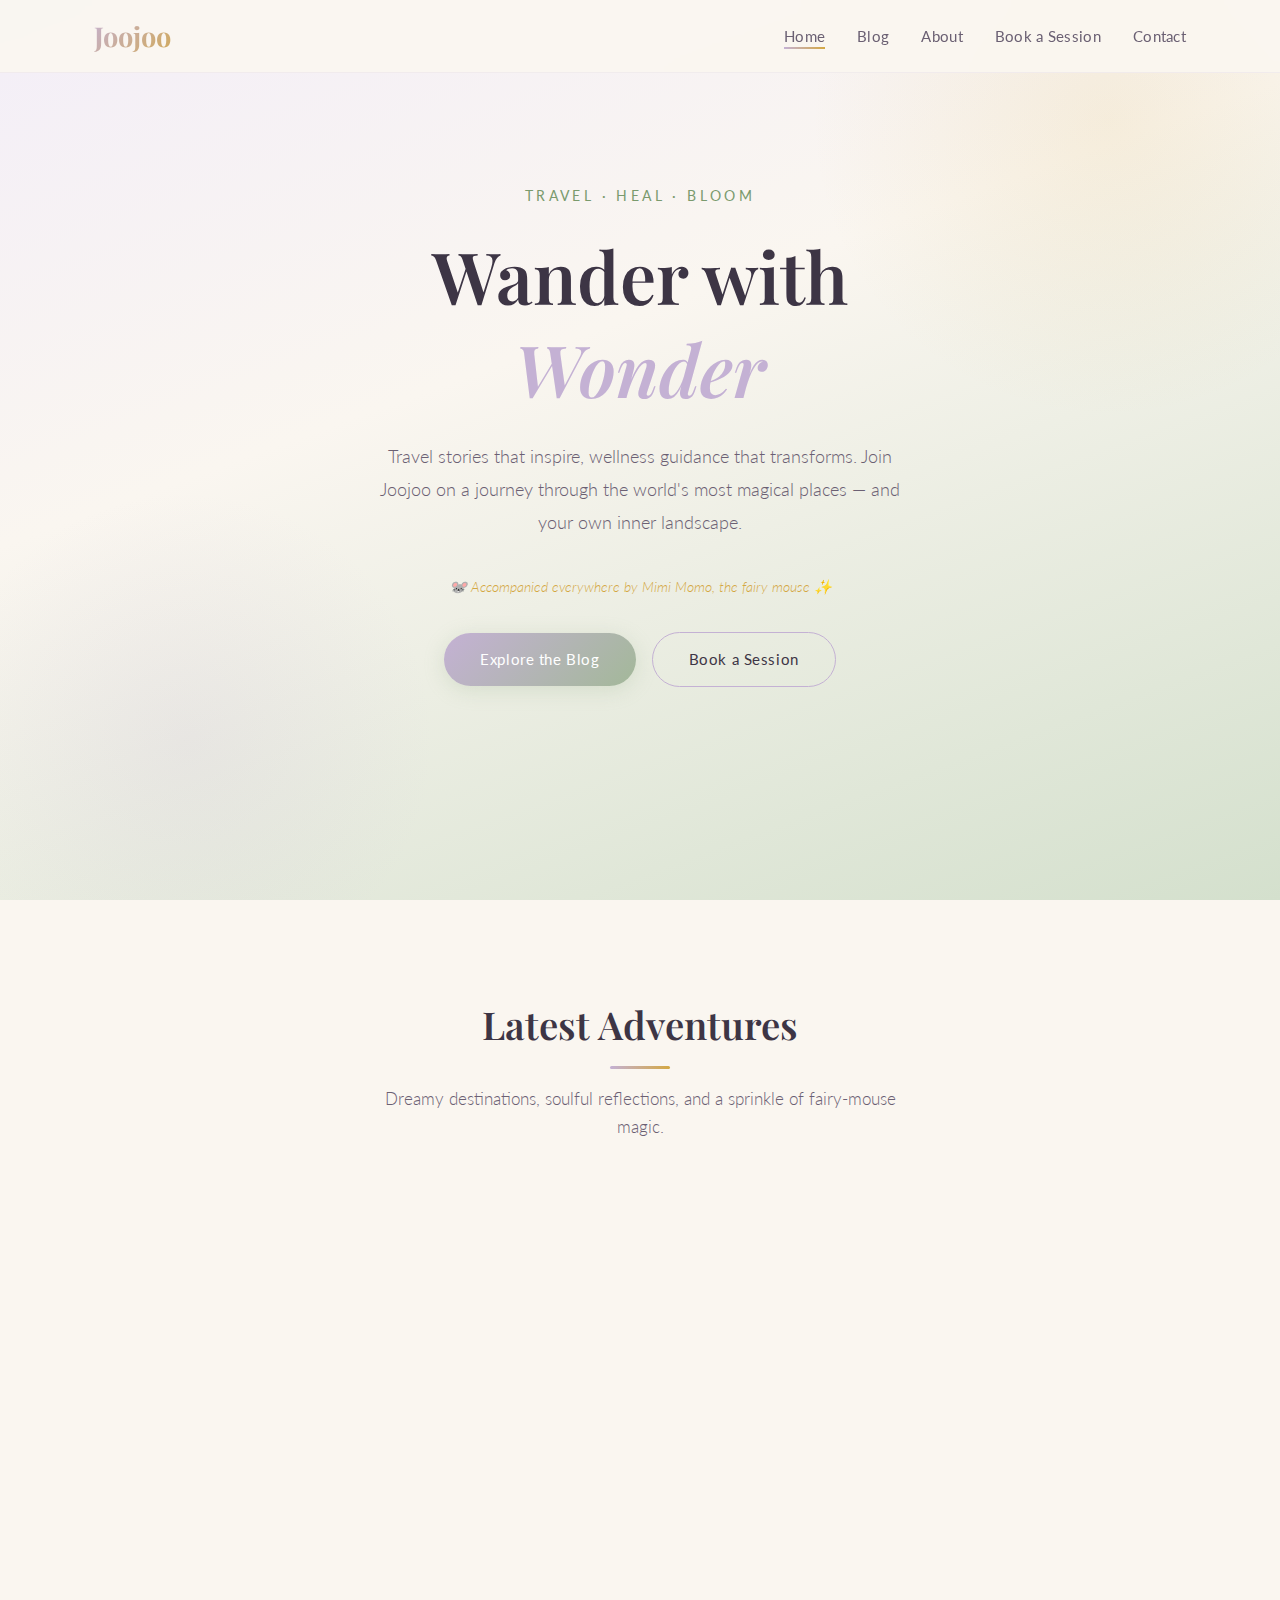
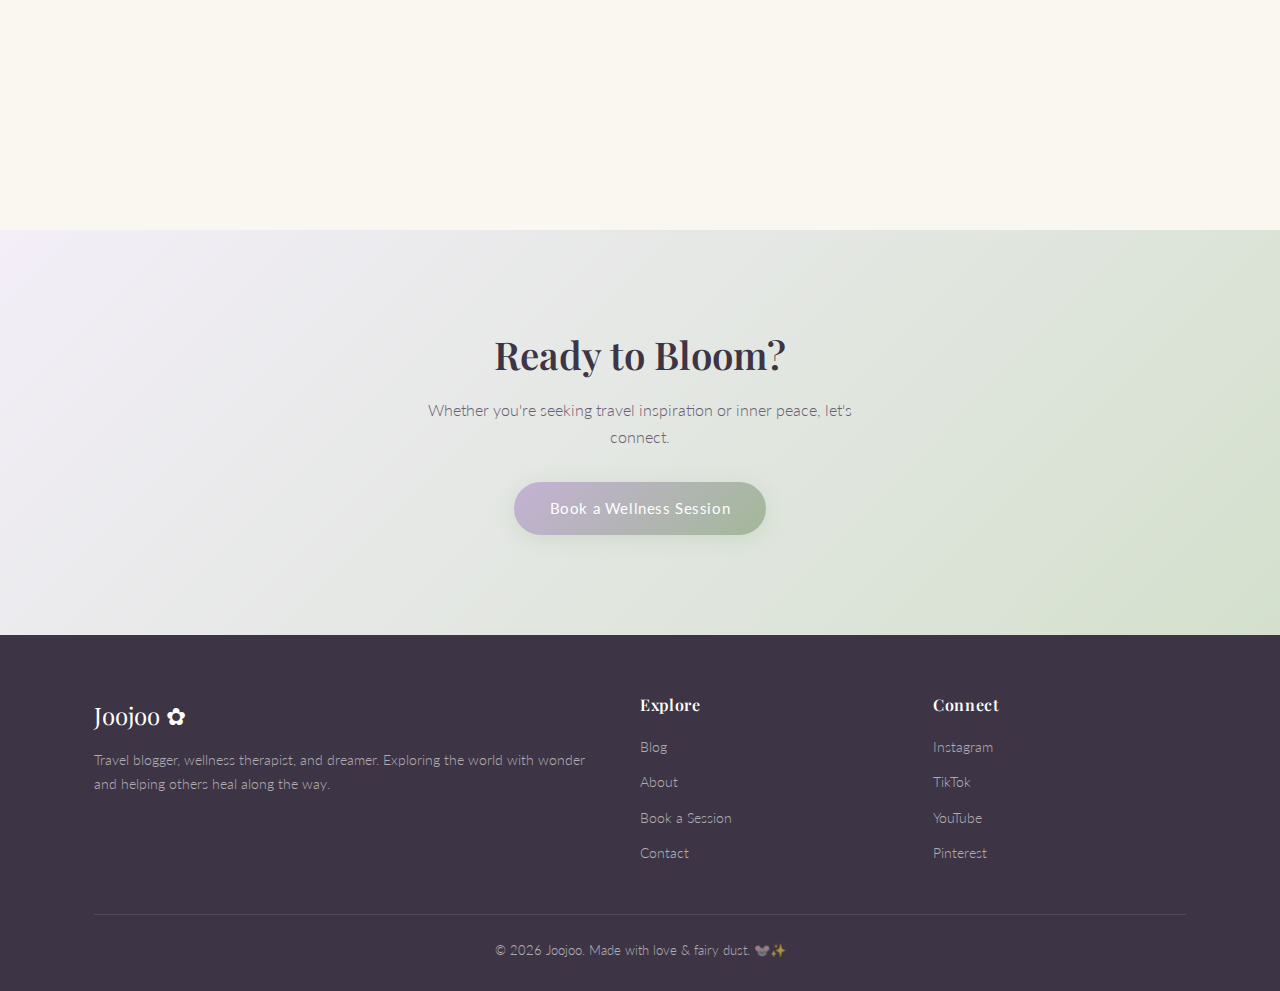
<file: index.html>
<!DOCTYPE html>
<html lang="en">
<head>
  <meta charset="UTF-8"><meta name="viewport" content="width=device-width,initial-scale=1.0">
  <title>Joojoo — Travel, Heal, Bloom</title>
  <link rel="stylesheet" href="styles.css">
  <link rel="stylesheet" href="https://cdnjs.cloudflare.com/ajax/libs/font-awesome/6.5.1/css/all.min.css">
</head>
<body>

<!-- NAV -->
<nav class="nav">
  <div class="container">
    <a href="index.html" class="nav-logo">Joojoo<span>✿</span></a>
    <ul class="nav-links">
      <li><a href="index.html" class="active">Home</a></li>
      <li><a href="blog.html">Blog</a></li>
      <li><a href="about.html">About</a></li>
      <li><a href="booking.html">Book a Session</a></li>
      <li><a href="contact.html">Contact</a></li>
    </ul>
    <button class="hamburger" aria-label="Menu"><span></span><span></span><span></span></button>
  </div>
</nav>

<!-- HERO -->
<section class="hero">
  <div class="hero-content">
    <p class="hero-tagline">Travel · Heal · Bloom</p>
    <h1>Wander with <em>Wonder</em></h1>
    <p class="hero-sub">Travel stories that inspire, wellness guidance that transforms. Join Joojoo on a journey through the world's most magical places — and your own inner landscape.</p>
    <p class="hero-mimi">🐭 Accompanied everywhere by Mimi Momo, the fairy mouse ✨</p>
    <a href="blog.html" class="btn btn-primary">Explore the Blog</a>
    <a href="booking.html" class="btn btn-outline">Book a Session</a>
  </div>
</section>

<!-- LATEST POSTS -->
<section>
  <div class="container">
    <div class="section-header">
      <h2>Latest Adventures</h2>
      <div class="section-divider"></div>
      <p>Dreamy destinations, soulful reflections, and a sprinkle of fairy-mouse magic.</p>
    </div>
    <div class="blog-grid">
      <article class="blog-card">
        <div class="blog-card-img"><img src="images/santorini-hero.jpg" alt="Santorini" style="width:100%;height:100%;object-fit:cover;"><span class="blog-card-tag">Greece</span></div>
        <div class="blog-card-body">
          <p class="blog-card-date">February 5, 2026</p>
          <h3><a href="blog/santorini-sunsets.html">Santorini Sunsets: A Guide to Golden Hour Magic</a></h3>
          <p>Chasing the most ethereal sunsets in the Aegean, from Oia's cliffs to hidden chapels only locals know about.</p>
        </div>
        <div class="blog-card-footer"><a href="blog/santorini-sunsets.html" class="read-more">Read More →</a></div>
      </article>
      <article class="blog-card">
        <div class="blog-card-img"><img src="images/crete-hero.jpg" alt="Crete" style="width:100%;height:100%;object-fit:cover;"><span class="blog-card-tag">Wellness</span></div>
        <div class="blog-card-body">
          <p class="blog-card-date">January 28, 2026</p>
          <h3><a href="blog/healing-in-crete.html">Healing in Crete: Where Ancient Wisdom Meets the Sea</a></h3>
          <p>How the olive groves, warm winds, and ancient Minoan energy of Crete became my unexpected therapy retreat.</p>
        </div>
        <div class="blog-card-footer"><a href="blog/healing-in-crete.html" class="read-more">Read More →</a></div>
      </article>
      <article class="blog-card">
        <div class="blog-card-img"><img src="images/athens-hero.jpg" alt="Athens" style="width:100%;height:100%;object-fit:cover;"><span class="blog-card-tag">Travel</span></div>
        <div class="blog-card-body">
          <p class="blog-card-date">January 15, 2026</p>
          <h3><a href="blog/athens-hidden-gems.html">Athens Beyond the Acropolis: Hidden Gems & Quiet Corners</a></h3>
          <p>The Athens no one talks about — rooftop gardens, tiny bookshops, and the best loukoumades in Monastiraki.</p>
        </div>
        <div class="blog-card-footer"><a href="blog/athens-hidden-gems.html" class="read-more">Read More →</a></div>
      </article>
    </div>
  </div>
</section>

<!-- CTA -->
<section class="cta-section">
  <div class="container">
    <h2>Ready to Bloom?</h2>
    <p>Whether you're seeking travel inspiration or inner peace, let's connect.</p>
    <a href="booking.html" class="btn btn-primary">Book a Wellness Session</a>
  </div>
</section>

<!-- FOOTER -->
<footer class="footer">
  <div class="container">
    <div class="footer-grid">
      <div>
        <div class="footer-logo">Joojoo ✿</div>
        <p>Travel blogger, wellness therapist, and dreamer. Exploring the world with wonder and helping others heal along the way.</p>
      </div>
      <div>
        <h4>Explore</h4>
        <ul><li><a href="blog.html">Blog</a></li><li><a href="about.html">About</a></li><li><a href="booking.html">Book a Session</a></li><li><a href="contact.html">Contact</a></li></ul>
      </div>
      <div>
        <h4>Connect</h4>
        <ul><li><a href="#">Instagram</a></li><li><a href="#">TikTok</a></li><li><a href="#">YouTube</a></li><li><a href="#">Pinterest</a></li></ul>
      </div>
    </div>
    <div class="footer-bottom">© 2026 Joojoo. Made with love & fairy dust. 🐭✨</div>
  </div>
</footer>

<div id="toast" class="toast"></div>
<script src="script.js"></script>
</body>
</html>
</file>
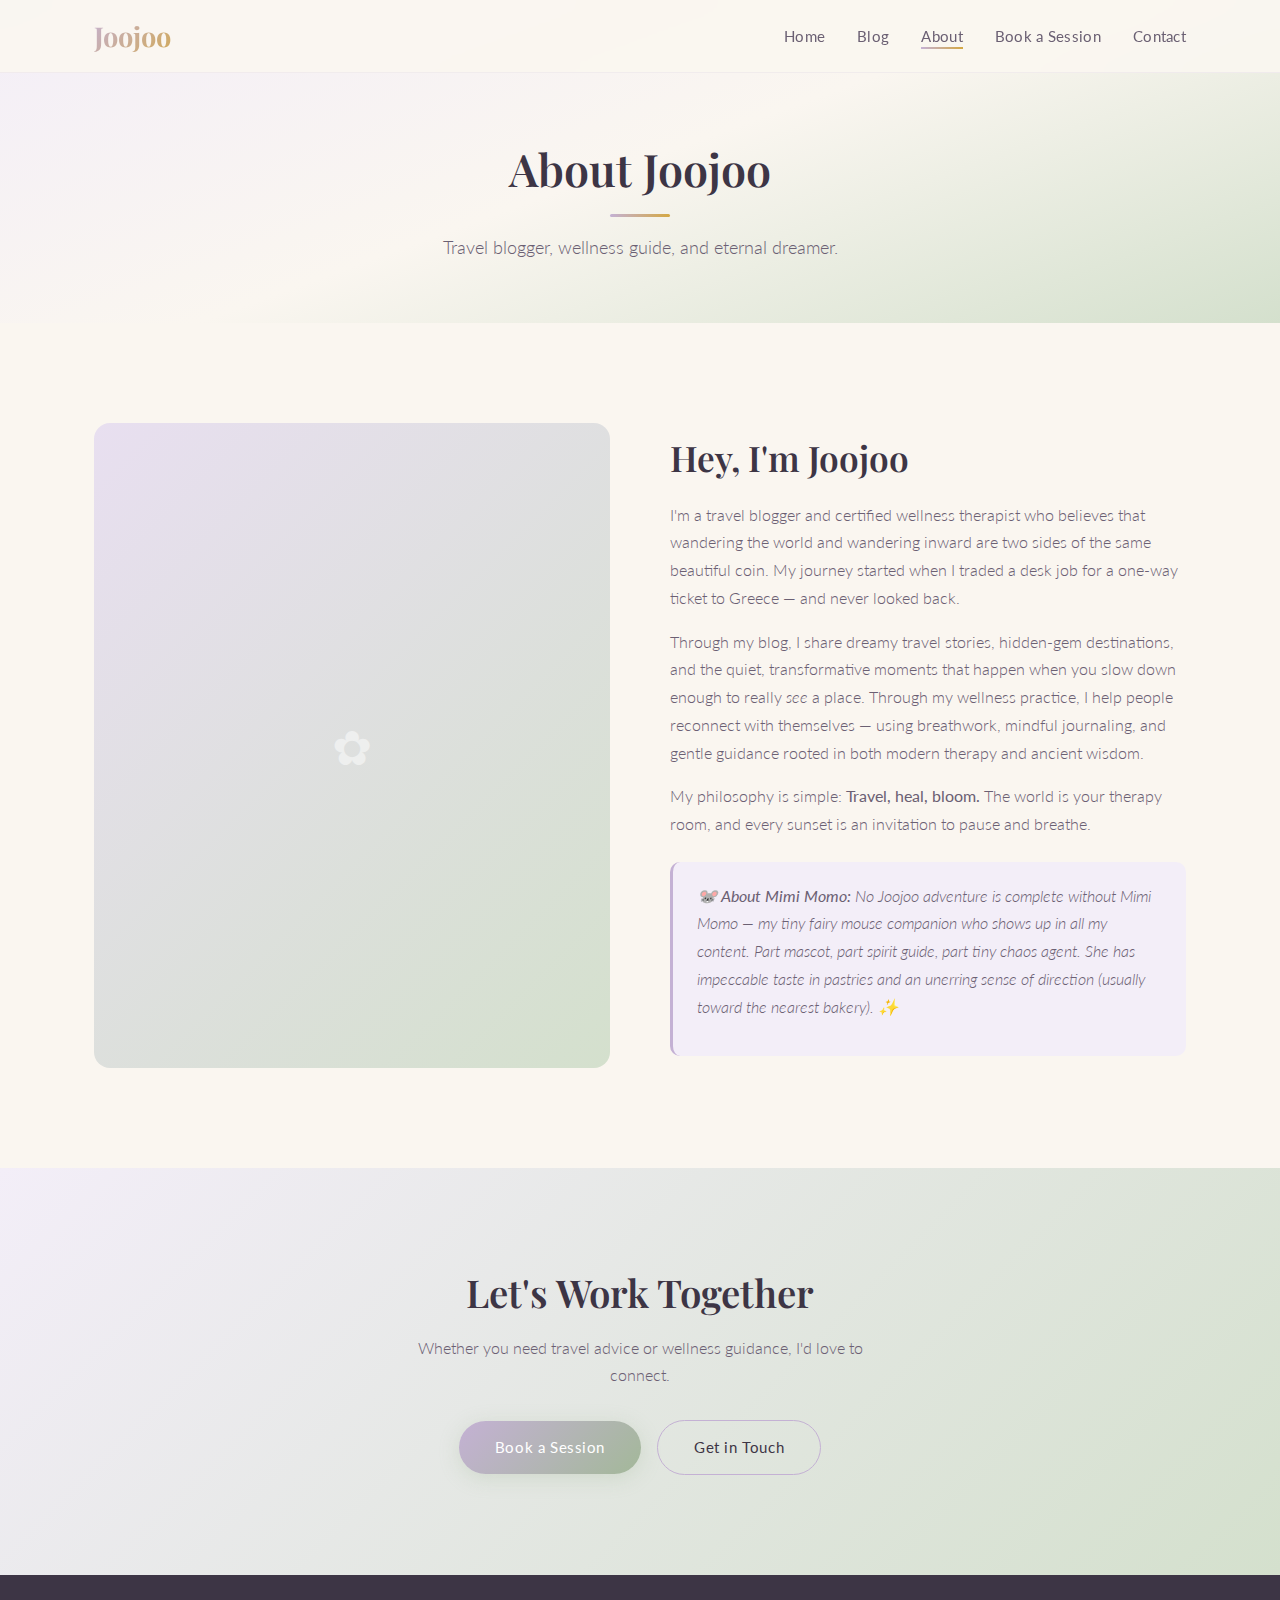
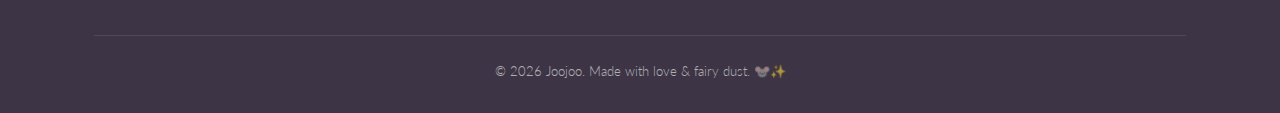
<file: about.html>
<!DOCTYPE html>
<html lang="en">
<head>
  <meta charset="UTF-8"><meta name="viewport" content="width=device-width,initial-scale=1.0">
  <title>About — Joojoo</title>
  <link rel="stylesheet" href="styles.css">
</head>
<body>
<nav class="nav"><div class="container"><a href="index.html" class="nav-logo">Joojoo<span>✿</span></a><ul class="nav-links"><li><a href="index.html">Home</a></li><li><a href="blog.html">Blog</a></li><li><a href="about.html" class="active">About</a></li><li><a href="booking.html">Book a Session</a></li><li><a href="contact.html">Contact</a></li></ul><button class="hamburger" aria-label="Menu"><span></span><span></span><span></span></button></div></nav>

<div class="page-header">
  <div class="container"><h1>About Joojoo</h1><div class="section-divider"></div><p>Travel blogger, wellness guide, and eternal dreamer.</p></div>
</div>

<section>
  <div class="container">
    <div class="about-grid">
      <div class="about-img">✿</div>
      <div class="about-text">
        <h2>Hey, I'm Joojoo</h2>
        <p>I'm a travel blogger and certified wellness therapist who believes that wandering the world and wandering inward are two sides of the same beautiful coin. My journey started when I traded a desk job for a one-way ticket to Greece — and never looked back.</p>
        <p>Through my blog, I share dreamy travel stories, hidden-gem destinations, and the quiet, transformative moments that happen when you slow down enough to really <em>see</em> a place. Through my wellness practice, I help people reconnect with themselves — using breathwork, mindful journaling, and gentle guidance rooted in both modern therapy and ancient wisdom.</p>
        <p>My philosophy is simple: <strong>Travel, heal, bloom.</strong> The world is your therapy room, and every sunset is an invitation to pause and breathe.</p>
        <div class="mimi-note">
          <p>🐭 <strong>About Mimi Momo:</strong> No Joojoo adventure is complete without Mimi Momo — my tiny fairy mouse companion who shows up in all my content. Part mascot, part spirit guide, part tiny chaos agent. She has impeccable taste in pastries and an unerring sense of direction (usually toward the nearest bakery). ✨</p>
        </div>
      </div>
    </div>
  </div>
</section>

<section class="cta-section">
  <div class="container">
    <h2>Let's Work Together</h2>
    <p>Whether you need travel advice or wellness guidance, I'd love to connect.</p>
    <a href="booking.html" class="btn btn-primary">Book a Session</a>
    <a href="contact.html" class="btn btn-outline">Get in Touch</a>
  </div>
</section>

<footer class="footer"><div class="container"><div class="footer-bottom">© 2026 Joojoo. Made with love & fairy dust. 🐭✨</div></div></footer>
<div id="toast" class="toast"></div>
<script src="script.js"></script>
</body>
</html>
</file>
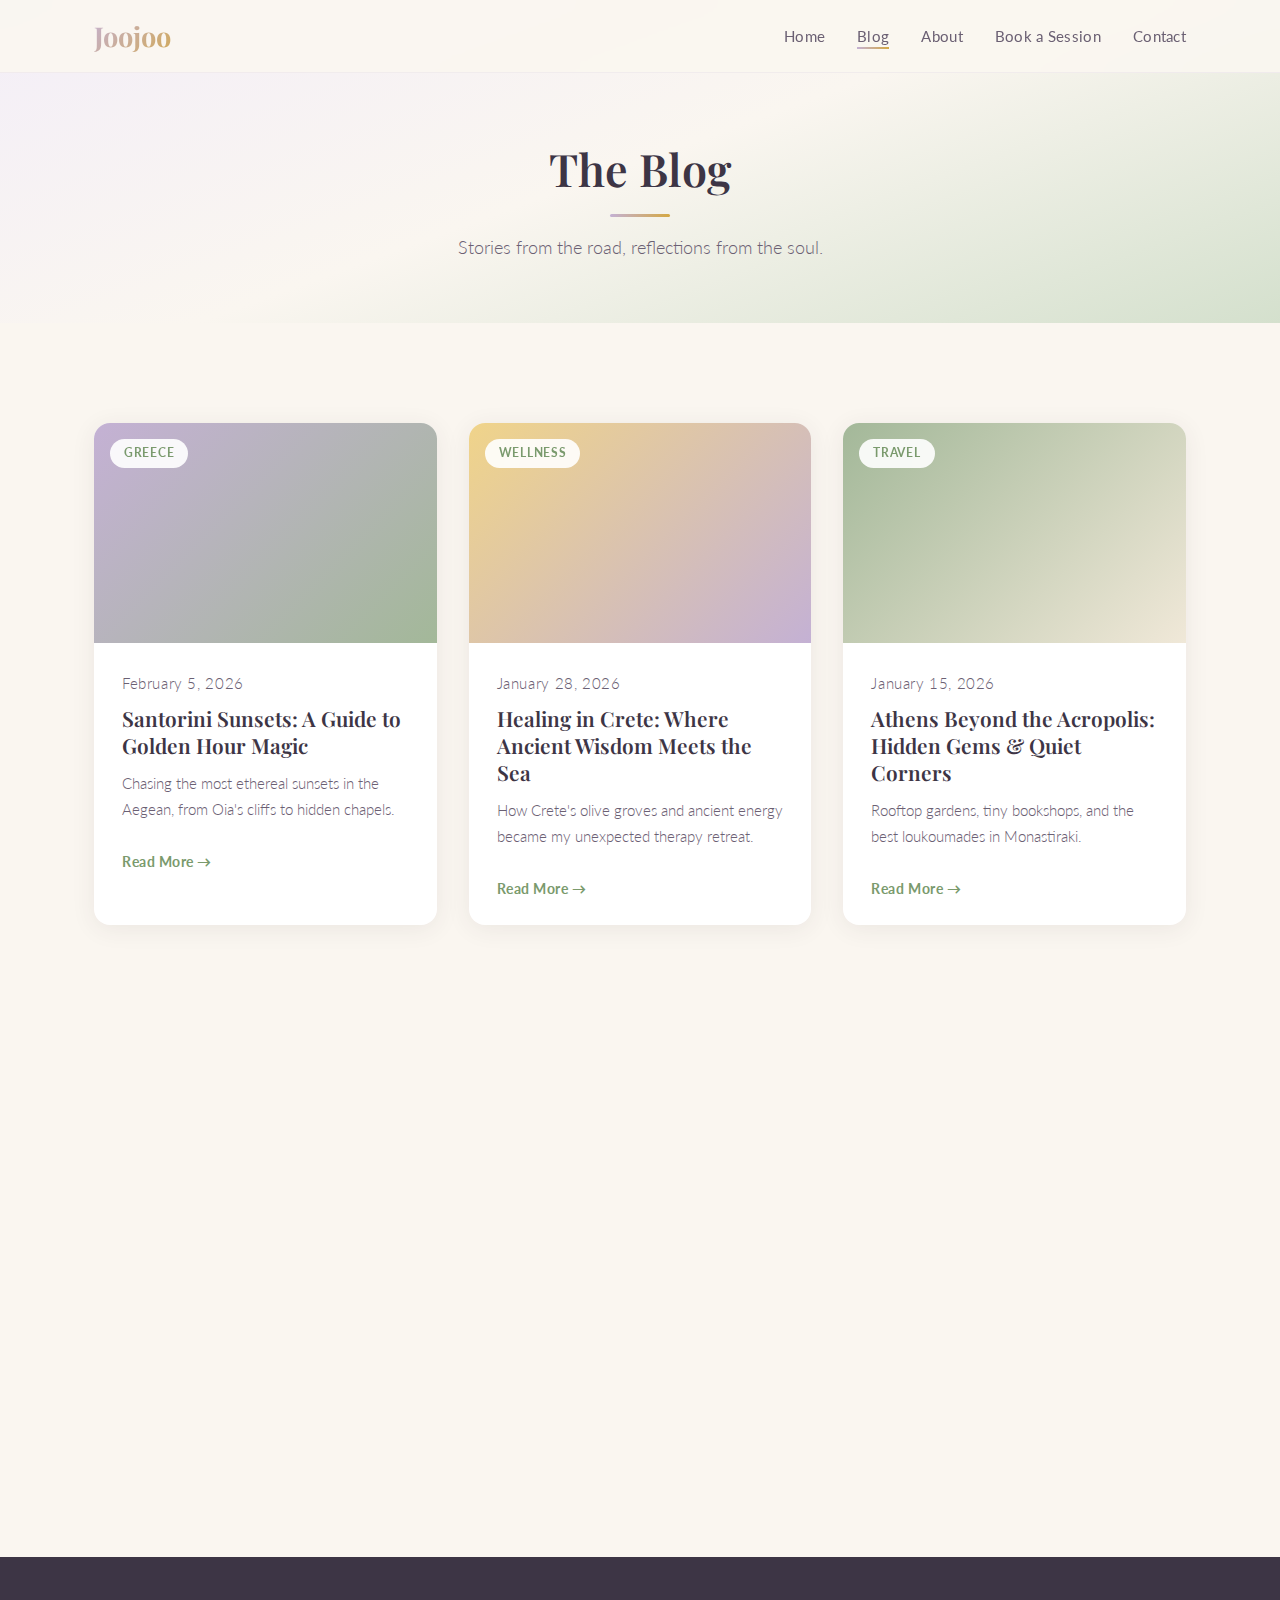
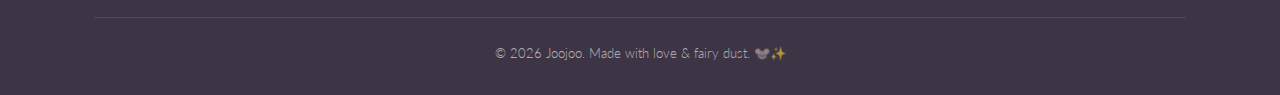
<file: blog.html>
<!DOCTYPE html>
<html lang="en">
<head>
  <meta charset="UTF-8"><meta name="viewport" content="width=device-width,initial-scale=1.0">
  <title>Blog — Joojoo</title>
  <link rel="stylesheet" href="styles.css">
  <link rel="stylesheet" href="https://cdnjs.cloudflare.com/ajax/libs/font-awesome/6.5.1/css/all.min.css">
</head>
<body>
<nav class="nav"><div class="container"><a href="index.html" class="nav-logo">Joojoo<span>✿</span></a><ul class="nav-links"><li><a href="index.html">Home</a></li><li><a href="blog.html" class="active">Blog</a></li><li><a href="about.html">About</a></li><li><a href="booking.html">Book a Session</a></li><li><a href="contact.html">Contact</a></li></ul><button class="hamburger" aria-label="Menu"><span></span><span></span><span></span></button></div></nav>

<div class="page-header">
  <div class="container">
    <h1>The Blog</h1>
    <div class="section-divider"></div>
    <p>Stories from the road, reflections from the soul.</p>
  </div>
</div>

<section>
  <div class="container">
    <div class="blog-grid">
      <article class="blog-card"><div class="blog-card-img"><div class="placeholder ph-1" style="width:100%;height:100%"></div><span class="blog-card-tag">Greece</span></div><div class="blog-card-body"><p class="blog-card-date">February 5, 2026</p><h3><a href="blog/santorini-sunsets.html">Santorini Sunsets: A Guide to Golden Hour Magic</a></h3><p>Chasing the most ethereal sunsets in the Aegean, from Oia's cliffs to hidden chapels.</p></div><div class="blog-card-footer"><a href="blog/santorini-sunsets.html" class="read-more">Read More →</a></div></article>
      <article class="blog-card"><div class="blog-card-img"><div class="placeholder ph-2" style="width:100%;height:100%"></div><span class="blog-card-tag">Wellness</span></div><div class="blog-card-body"><p class="blog-card-date">January 28, 2026</p><h3><a href="blog/healing-in-crete.html">Healing in Crete: Where Ancient Wisdom Meets the Sea</a></h3><p>How Crete's olive groves and ancient energy became my unexpected therapy retreat.</p></div><div class="blog-card-footer"><a href="blog/healing-in-crete.html" class="read-more">Read More →</a></div></article>
      <article class="blog-card"><div class="blog-card-img"><div class="placeholder ph-3" style="width:100%;height:100%"></div><span class="blog-card-tag">Travel</span></div><div class="blog-card-body"><p class="blog-card-date">January 15, 2026</p><h3><a href="blog/athens-hidden-gems.html">Athens Beyond the Acropolis: Hidden Gems & Quiet Corners</a></h3><p>Rooftop gardens, tiny bookshops, and the best loukoumades in Monastiraki.</p></div><div class="blog-card-footer"><a href="blog/athens-hidden-gems.html" class="read-more">Read More →</a></div></article>
      <article class="blog-card"><div class="blog-card-img"><div class="placeholder ph-4" style="width:100%;height:100%"></div><span class="blog-card-tag">Greece</span></div><div class="blog-card-body"><p class="blog-card-date">January 3, 2026</p><h3><a href="#">Milos: The Secret Island That Stole My Heart</a></h3><p>Turquoise waters, lunar landscapes, and the quietest beaches in the Cyclades.</p></div><div class="blog-card-footer"><a href="#" class="read-more">Read More →</a></div></article>
      <article class="blog-card"><div class="blog-card-img"><div class="placeholder ph-5" style="width:100%;height:100%"></div><span class="blog-card-tag">Mindfulness</span></div><div class="blog-card-body"><p class="blog-card-date">December 20, 2025</p><h3><a href="#">5 Grounding Rituals for When Travel Gets Overwhelming</a></h3><p>Simple practices to stay centered when the world spins too fast around you.</p></div><div class="blog-card-footer"><a href="#" class="read-more">Read More →</a></div></article>
      <article class="blog-card"><div class="blog-card-img"><div class="placeholder ph-1" style="width:100%;height:100%"></div><span class="blog-card-tag">Greece</span></div><div class="blog-card-body"><p class="blog-card-date">December 8, 2025</p><h3><a href="#">Mimi Momo's Guide to Greek Street Food</a></h3><p>My fairy mouse co-pilot rates the best souvlaki, baklava, and spanakopita across Greece.</p></div><div class="blog-card-footer"><a href="#" class="read-more">Read More →</a></div></article>
    </div>
  </div>
</section>

<footer class="footer"><div class="container"><div class="footer-bottom">© 2026 Joojoo. Made with love & fairy dust. 🐭✨</div></div></footer>
<div id="toast" class="toast"></div>
<script src="script.js"></script>
</body>
</html>
</file>
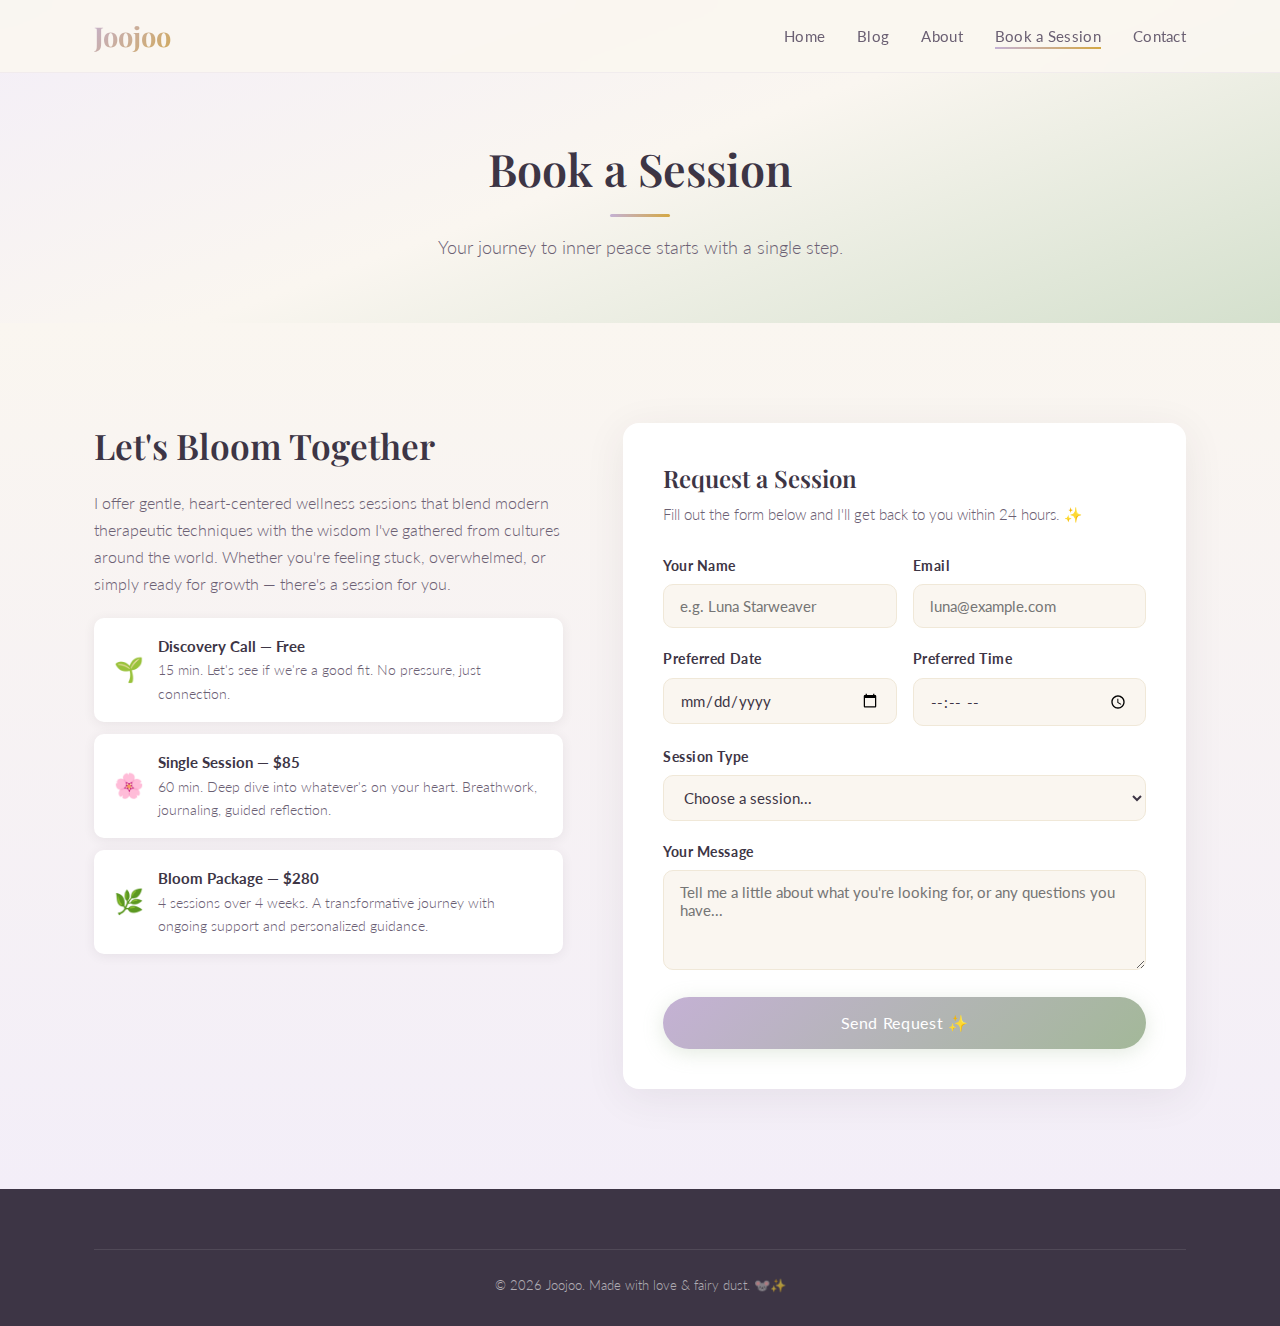
<file: booking.html>
<!DOCTYPE html>
<html lang="en">
<head>
  <meta charset="UTF-8"><meta name="viewport" content="width=device-width,initial-scale=1.0">
  <title>Book a Session — Joojoo</title>
  <link rel="stylesheet" href="styles.css">
</head>
<body>
<nav class="nav"><div class="container"><a href="index.html" class="nav-logo">Joojoo<span>✿</span></a><ul class="nav-links"><li><a href="index.html">Home</a></li><li><a href="blog.html">Blog</a></li><li><a href="about.html">About</a></li><li><a href="booking.html" class="active">Book a Session</a></li><li><a href="contact.html">Contact</a></li></ul><button class="hamburger" aria-label="Menu"><span></span><span></span><span></span></button></div></nav>

<div class="page-header">
  <div class="container"><h1>Book a Session</h1><div class="section-divider"></div><p>Your journey to inner peace starts with a single step.</p></div>
</div>

<section class="booking-section">
  <div class="container">
    <div class="booking-grid">
      <div class="booking-info">
        <h2>Let's Bloom Together</h2>
        <p>I offer gentle, heart-centered wellness sessions that blend modern therapeutic techniques with the wisdom I've gathered from cultures around the world. Whether you're feeling stuck, overwhelmed, or simply ready for growth — there's a session for you.</p>
        <ul class="session-types">
          <li><div><span class="icon">🌱</span></div><div><div class="label">Discovery Call — Free</div><div class="desc">15 min. Let's see if we're a good fit. No pressure, just connection.</div></div></li>
          <li><div><span class="icon">🌸</span></div><div><div class="label">Single Session — $85</div><div class="desc">60 min. Deep dive into whatever's on your heart. Breathwork, journaling, guided reflection.</div></div></li>
          <li><div><span class="icon">🌿</span></div><div><div class="label">Bloom Package — $280</div><div class="desc">4 sessions over 4 weeks. A transformative journey with ongoing support and personalized guidance.</div></div></li>
        </ul>
      </div>
      <div class="form-card">
        <h3>Request a Session</h3>
        <p>Fill out the form below and I'll get back to you within 24 hours. ✨</p>
        <form>
          <div class="form-row">
            <div class="form-group"><label>Your Name</label><input type="text" placeholder="e.g. Luna Starweaver" required></div>
            <div class="form-group"><label>Email</label><input type="email" placeholder="luna@example.com" required></div>
          </div>
          <div class="form-row">
            <div class="form-group"><label>Preferred Date</label><input type="date" required></div>
            <div class="form-group"><label>Preferred Time</label><input type="time" required></div>
          </div>
          <div class="form-group">
            <label>Session Type</label>
            <select required>
              <option value="" disabled selected>Choose a session...</option>
              <option>🌱 Discovery Call (Free, 15 min)</option>
              <option>🌸 Single Session ($85, 60 min)</option>
              <option>🌿 Bloom Package ($280, 4 sessions)</option>
            </select>
          </div>
          <div class="form-group"><label>Your Message</label><textarea placeholder="Tell me a little about what you're looking for, or any questions you have..."></textarea></div>
          <button type="submit" class="btn btn-primary">Send Request ✨</button>
        </form>
      </div>
    </div>
  </div>
</section>

<footer class="footer"><div class="container"><div class="footer-bottom">© 2026 Joojoo. Made with love & fairy dust. 🐭✨</div></div></footer>
<div id="toast" class="toast"></div>
<script src="script.js"></script>
</body>
</html>
</file>
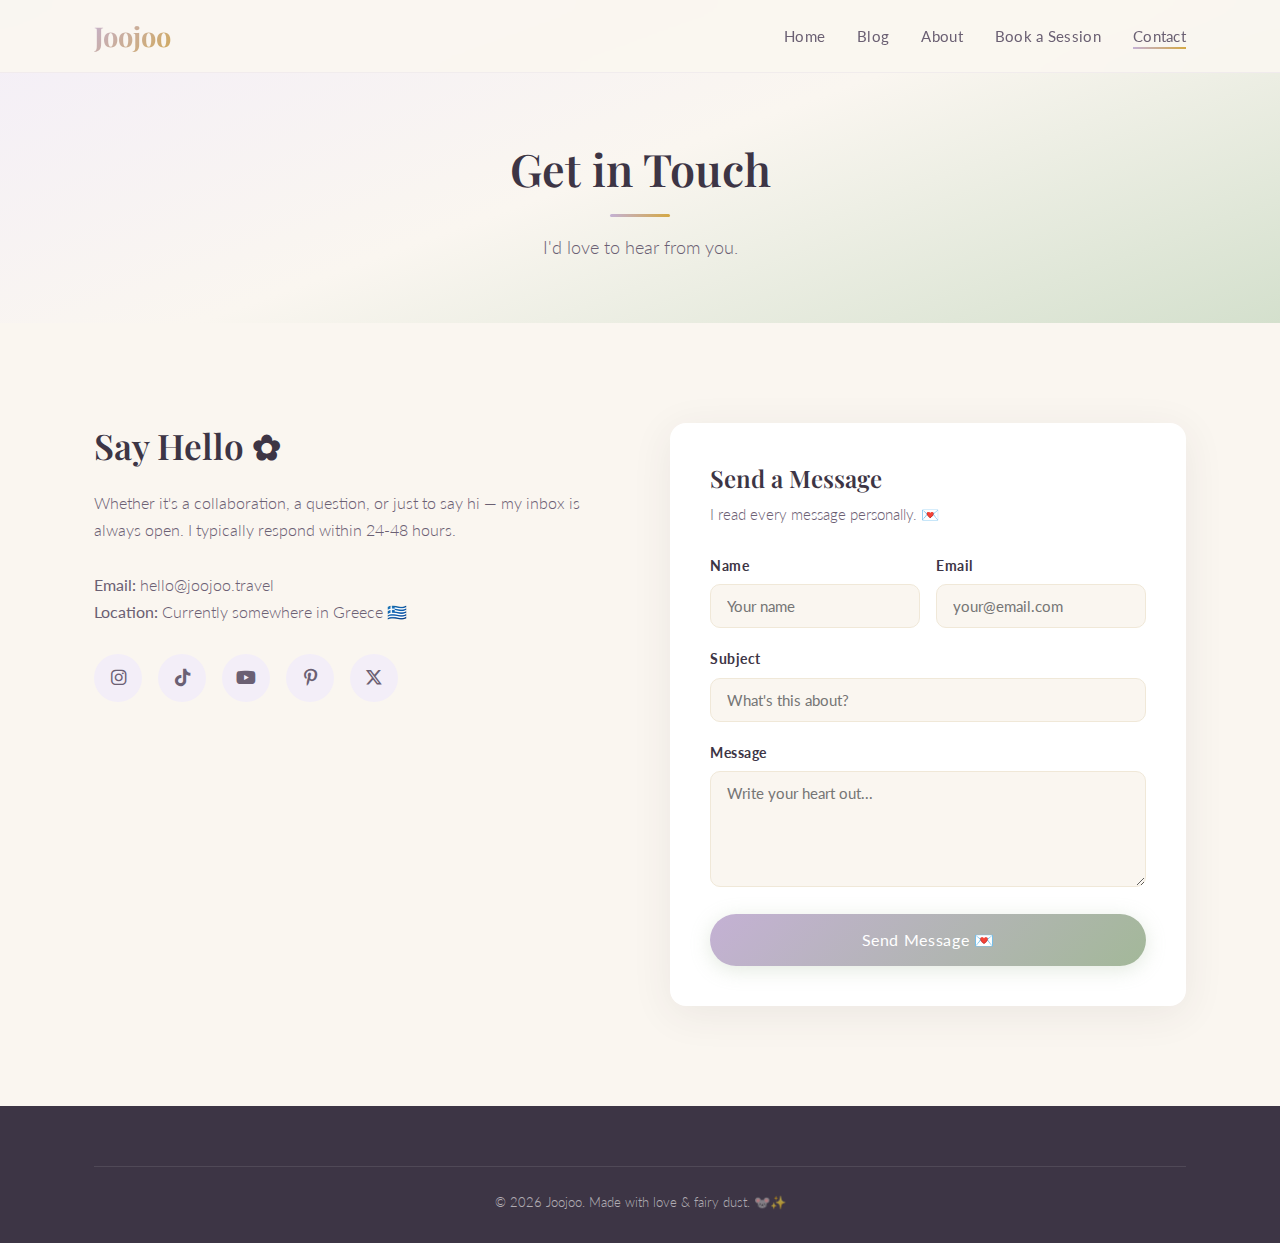
<file: contact.html>
<!DOCTYPE html>
<html lang="en">
<head>
  <meta charset="UTF-8"><meta name="viewport" content="width=device-width,initial-scale=1.0">
  <title>Contact — Joojoo</title>
  <link rel="stylesheet" href="styles.css">
  <link rel="stylesheet" href="https://cdnjs.cloudflare.com/ajax/libs/font-awesome/6.5.1/css/all.min.css">
</head>
<body>
<nav class="nav"><div class="container"><a href="index.html" class="nav-logo">Joojoo<span>✿</span></a><ul class="nav-links"><li><a href="index.html">Home</a></li><li><a href="blog.html">Blog</a></li><li><a href="about.html">About</a></li><li><a href="booking.html">Book a Session</a></li><li><a href="contact.html" class="active">Contact</a></li></ul><button class="hamburger" aria-label="Menu"><span></span><span></span><span></span></button></div></nav>

<div class="page-header">
  <div class="container"><h1>Get in Touch</h1><div class="section-divider"></div><p>I'd love to hear from you.</p></div>
</div>

<section>
  <div class="container">
    <div class="contact-grid">
      <div class="contact-info">
        <h2>Say Hello ✿</h2>
        <p>Whether it's a collaboration, a question, or just to say hi — my inbox is always open. I typically respond within 24-48 hours.</p>
        <p><strong>Email:</strong> hello@joojoo.travel<br><strong>Location:</strong> Currently somewhere in Greece 🇬🇷</p>
        <div class="social-links">
          <a href="#" title="Instagram"><i class="fab fa-instagram"></i></a>
          <a href="#" title="TikTok"><i class="fab fa-tiktok"></i></a>
          <a href="#" title="YouTube"><i class="fab fa-youtube"></i></a>
          <a href="#" title="Pinterest"><i class="fab fa-pinterest-p"></i></a>
          <a href="#" title="Twitter"><i class="fab fa-x-twitter"></i></a>
        </div>
      </div>
      <div class="form-card">
        <h3>Send a Message</h3>
        <p>I read every message personally. 💌</p>
        <form>
          <div class="form-row">
            <div class="form-group"><label>Name</label><input type="text" placeholder="Your name" required></div>
            <div class="form-group"><label>Email</label><input type="email" placeholder="your@email.com" required></div>
          </div>
          <div class="form-group"><label>Subject</label><input type="text" placeholder="What's this about?"></div>
          <div class="form-group"><label>Message</label><textarea placeholder="Write your heart out..." rows="5"></textarea></div>
          <button type="submit" class="btn btn-primary">Send Message 💌</button>
        </form>
      </div>
    </div>
  </div>
</section>

<footer class="footer"><div class="container"><div class="footer-bottom">© 2026 Joojoo. Made with love & fairy dust. 🐭✨</div></div></footer>
<div id="toast" class="toast"></div>
<script src="script.js"></script>
</body>
</html>
</file>
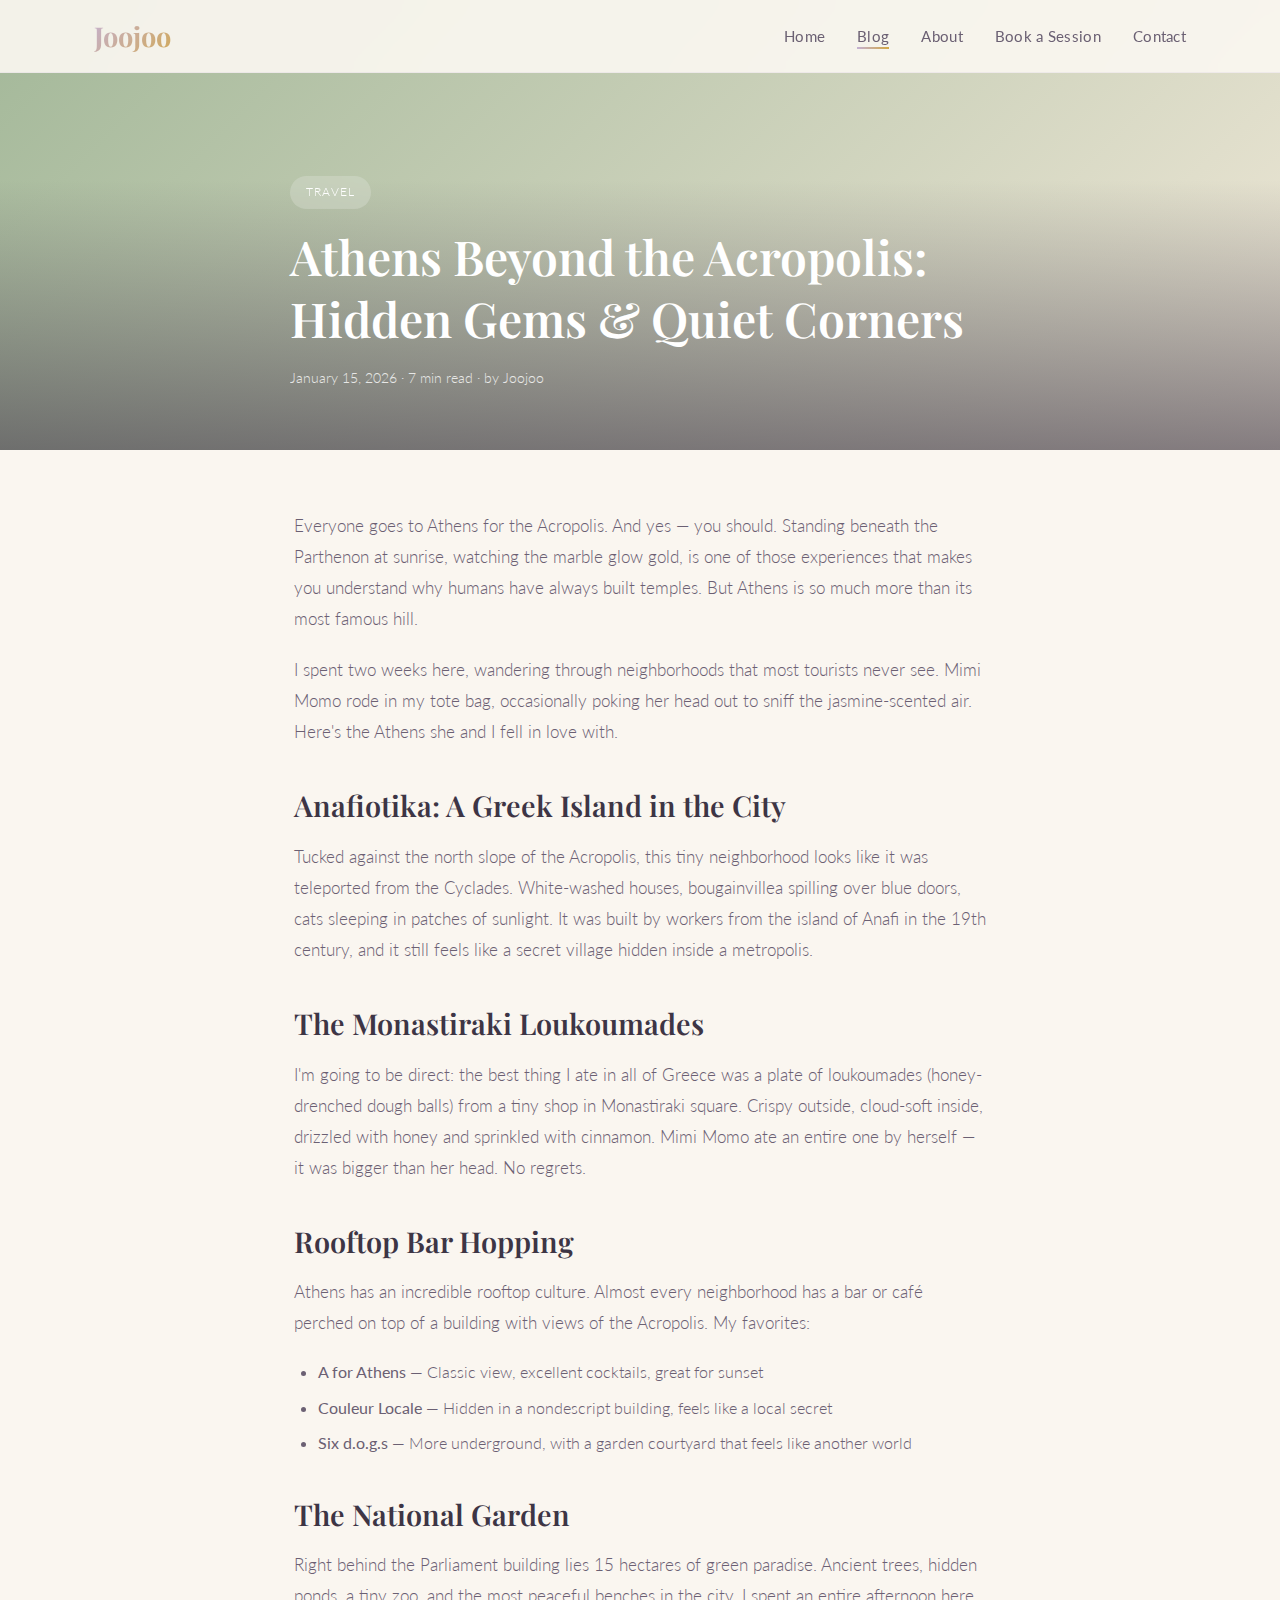
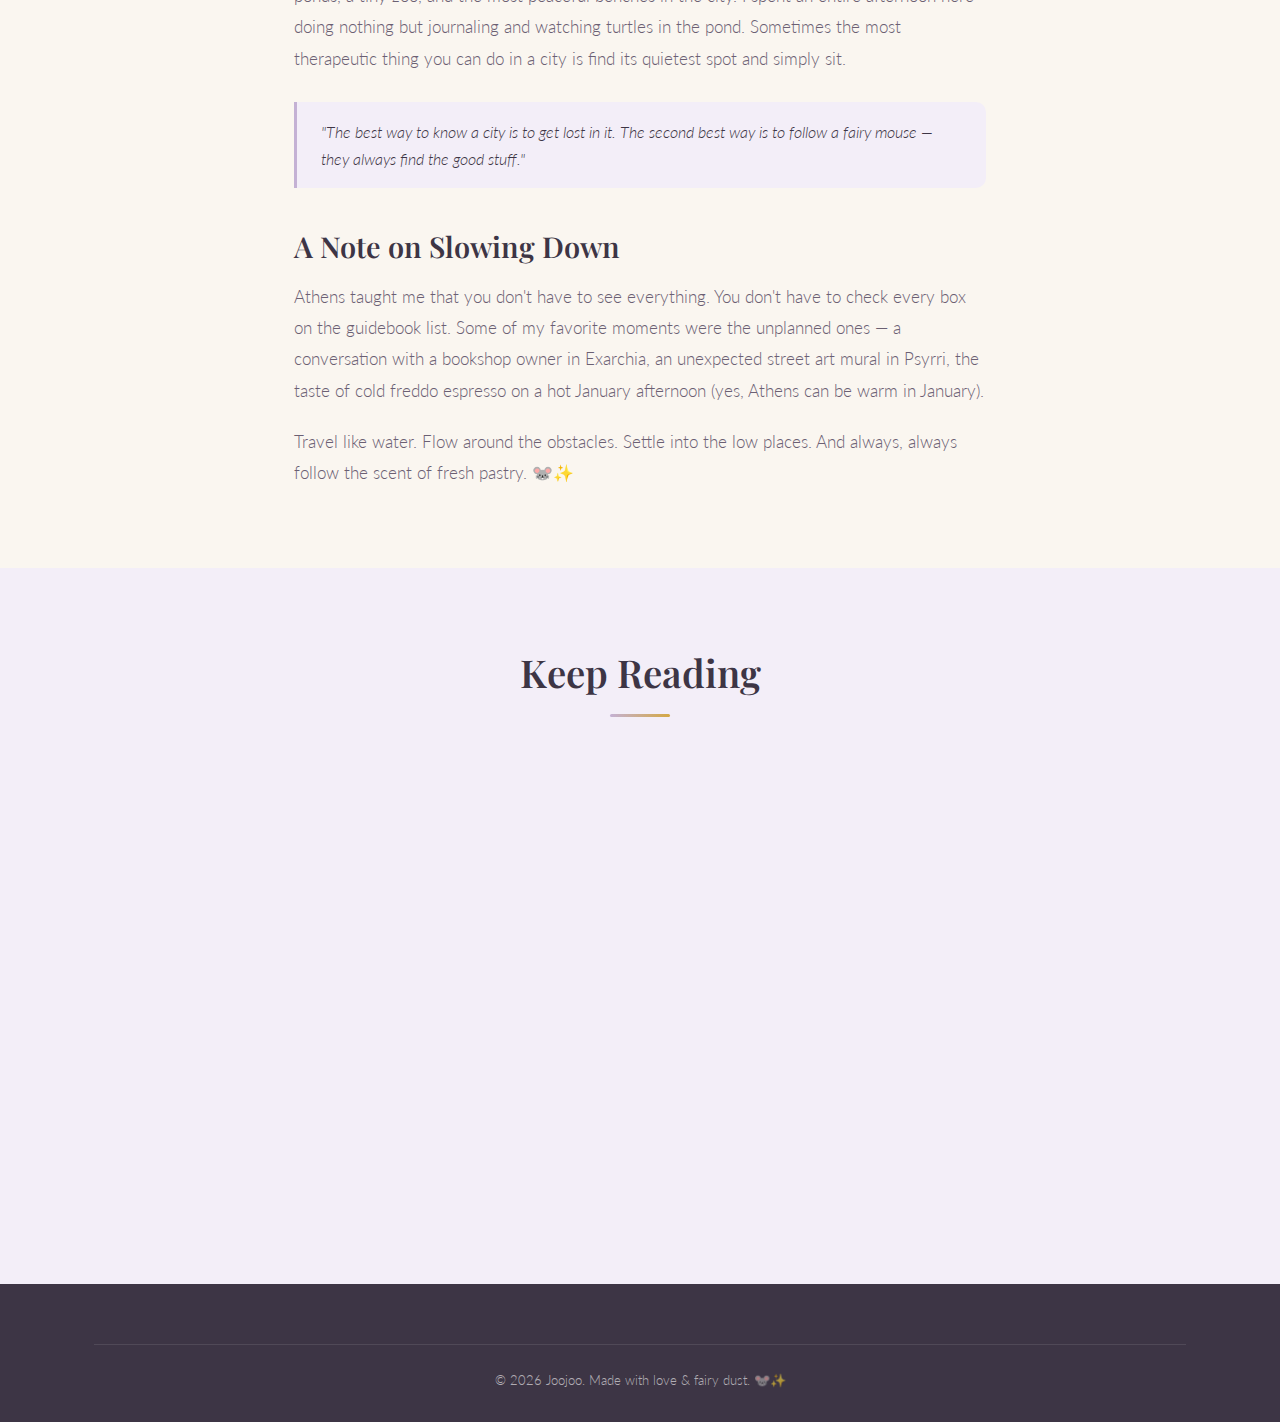
<file: blog/athens-hidden-gems.html>
<!DOCTYPE html>
<html lang="en">
<head>
  <meta charset="UTF-8"><meta name="viewport" content="width=device-width,initial-scale=1.0">
  <title>Athens Hidden Gems — Joojoo</title>
  <link rel="stylesheet" href="../styles.css">
</head>
<body>
<nav class="nav"><div class="container"><a href="../index.html" class="nav-logo">Joojoo<span>✿</span></a><ul class="nav-links"><li><a href="../index.html">Home</a></li><li><a href="../blog.html" class="active">Blog</a></li><li><a href="../about.html">About</a></li><li><a href="../booking.html">Book a Session</a></li><li><a href="../contact.html">Contact</a></li></ul><button class="hamburger" aria-label="Menu"><span></span><span></span><span></span></button></div></nav>

<div class="post-hero ph-3">
  <div class="post-hero-overlay"></div>
  <div class="container post-hero-content">
    <span class="tag">Travel</span>
    <h1>Athens Beyond the Acropolis: Hidden Gems & Quiet Corners</h1>
    <p class="meta">January 15, 2026 · 7 min read · by Joojoo</p>
  </div>
</div>

<div class="post-content">
  <p>Everyone goes to Athens for the Acropolis. And yes — you should. Standing beneath the Parthenon at sunrise, watching the marble glow gold, is one of those experiences that makes you understand why humans have always built temples. But Athens is so much more than its most famous hill.</p>

  <p>I spent two weeks here, wandering through neighborhoods that most tourists never see. Mimi Momo rode in my tote bag, occasionally poking her head out to sniff the jasmine-scented air. Here's the Athens she and I fell in love with.</p>

  <h2>Anafiotika: A Greek Island in the City</h2>
  <p>Tucked against the north slope of the Acropolis, this tiny neighborhood looks like it was teleported from the Cyclades. White-washed houses, bougainvillea spilling over blue doors, cats sleeping in patches of sunlight. It was built by workers from the island of Anafi in the 19th century, and it still feels like a secret village hidden inside a metropolis.</p>

  <h2>The Monastiraki Loukoumades</h2>
  <p>I'm going to be direct: the best thing I ate in all of Greece was a plate of loukoumades (honey-drenched dough balls) from a tiny shop in Monastiraki square. Crispy outside, cloud-soft inside, drizzled with honey and sprinkled with cinnamon. Mimi Momo ate an entire one by herself — it was bigger than her head. No regrets.</p>

  <h2>Rooftop Bar Hopping</h2>
  <p>Athens has an incredible rooftop culture. Almost every neighborhood has a bar or café perched on top of a building with views of the Acropolis. My favorites:</p>
  <ul>
    <li><strong>A for Athens</strong> — Classic view, excellent cocktails, great for sunset</li>
    <li><strong>Couleur Locale</strong> — Hidden in a nondescript building, feels like a local secret</li>
    <li><strong>Six d.o.g.s</strong> — More underground, with a garden courtyard that feels like another world</li>
  </ul>

  <h2>The National Garden</h2>
  <p>Right behind the Parliament building lies 15 hectares of green paradise. Ancient trees, hidden ponds, a tiny zoo, and the most peaceful benches in the city. I spent an entire afternoon here doing nothing but journaling and watching turtles in the pond. Sometimes the most therapeutic thing you can do in a city is find its quietest spot and simply sit.</p>

  <blockquote>"The best way to know a city is to get lost in it. The second best way is to follow a fairy mouse — they always find the good stuff."</blockquote>

  <h2>A Note on Slowing Down</h2>
  <p>Athens taught me that you don't have to see everything. You don't have to check every box on the guidebook list. Some of my favorite moments were the unplanned ones — a conversation with a bookshop owner in Exarchia, an unexpected street art mural in Psyrri, the taste of cold freddo espresso on a hot January afternoon (yes, Athens can be warm in January).</p>
  <p>Travel like water. Flow around the obstacles. Settle into the low places. And always, always follow the scent of fresh pastry. 🐭✨</p>
</div>

<section class="related-posts">
  <div class="container">
    <div class="section-header"><h2>Keep Reading</h2><div class="section-divider"></div></div>
    <div class="blog-grid">
      <article class="blog-card"><div class="blog-card-img"><div class="placeholder ph-1" style="width:100%;height:100%"></div><span class="blog-card-tag">Greece</span></div><div class="blog-card-body"><p class="blog-card-date">February 5, 2026</p><h3><a href="santorini-sunsets.html">Santorini Sunsets: A Guide to Golden Hour Magic</a></h3><p>Chasing the most ethereal sunsets in the Aegean.</p></div></article>
      <article class="blog-card"><div class="blog-card-img"><div class="placeholder ph-2" style="width:100%;height:100%"></div><span class="blog-card-tag">Wellness</span></div><div class="blog-card-body"><p class="blog-card-date">January 28, 2026</p><h3><a href="healing-in-crete.html">Healing in Crete</a></h3><p>Where ancient wisdom meets the sea.</p></div></article>
    </div>
  </div>
</section>

<footer class="footer"><div class="container"><div class="footer-bottom">© 2026 Joojoo. Made with love & fairy dust. 🐭✨</div></div></footer>
<script src="../script.js"></script>
</body>
</html>
</file>
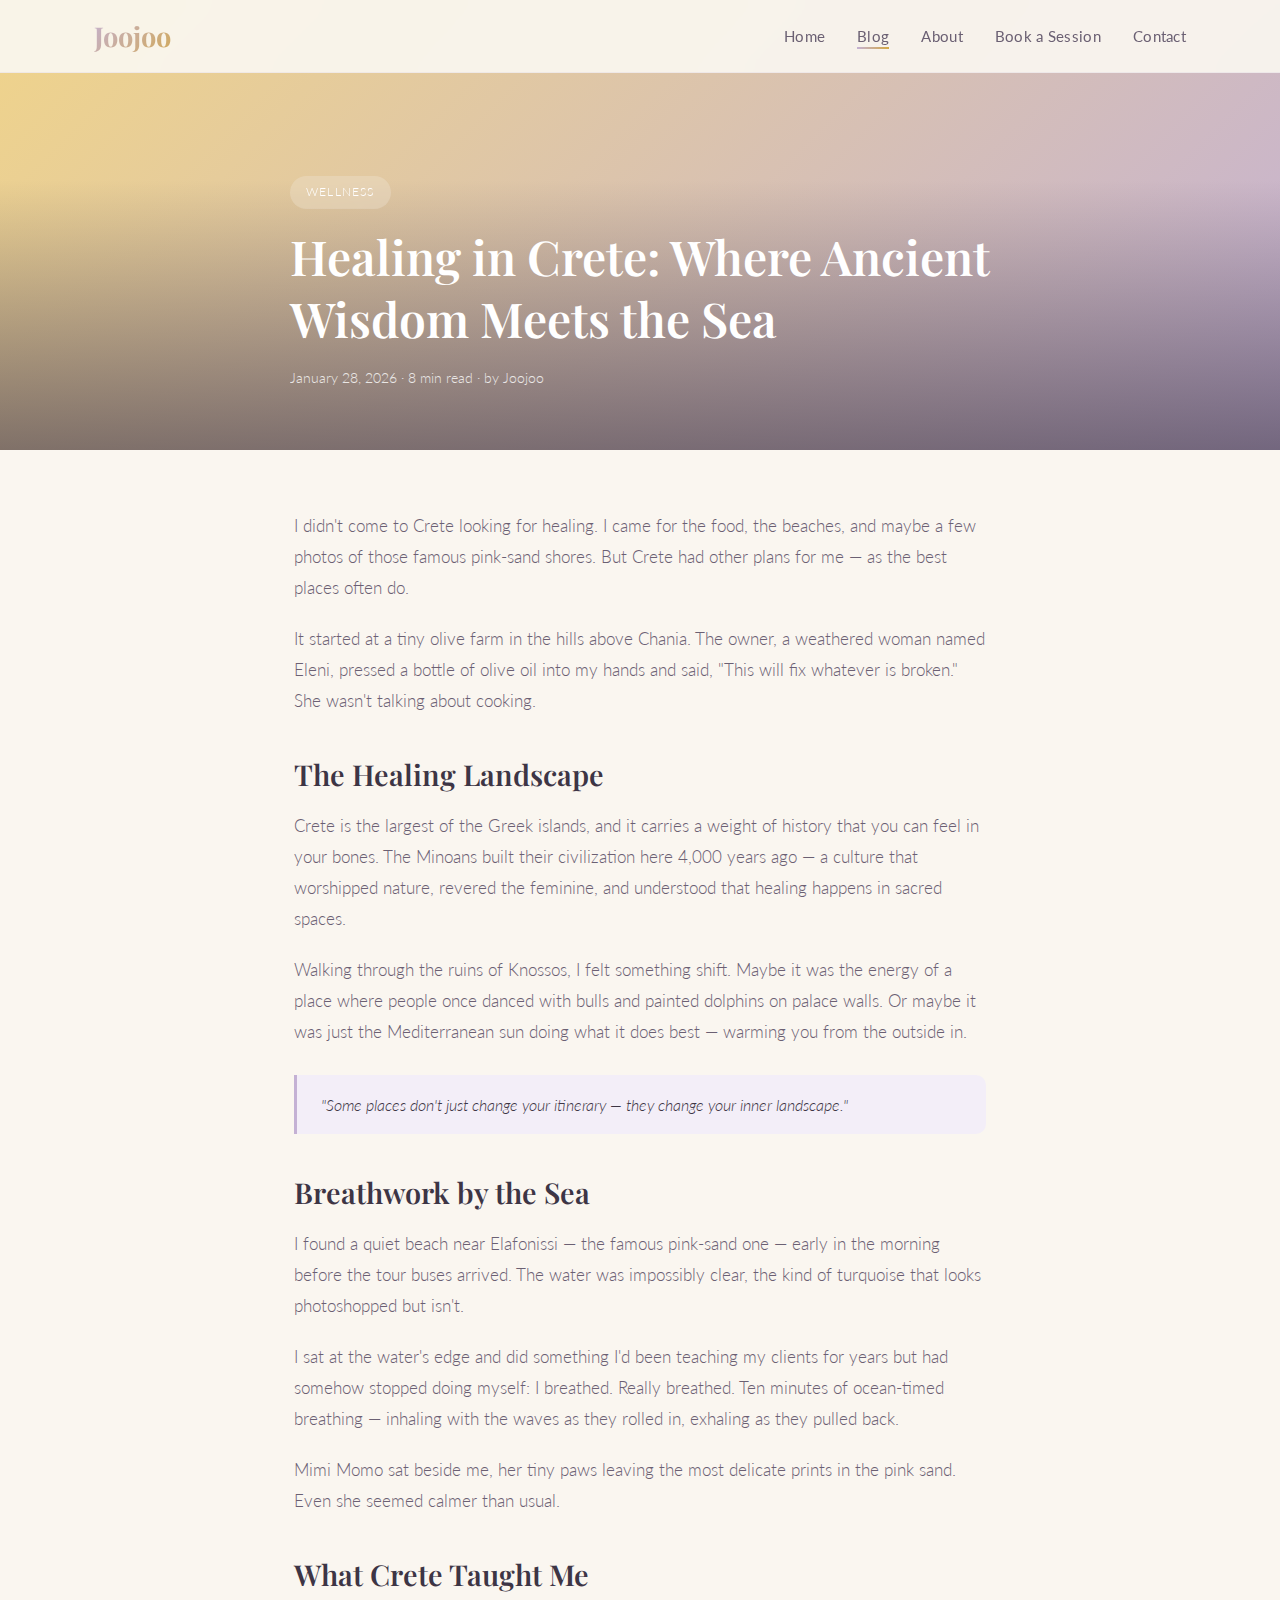
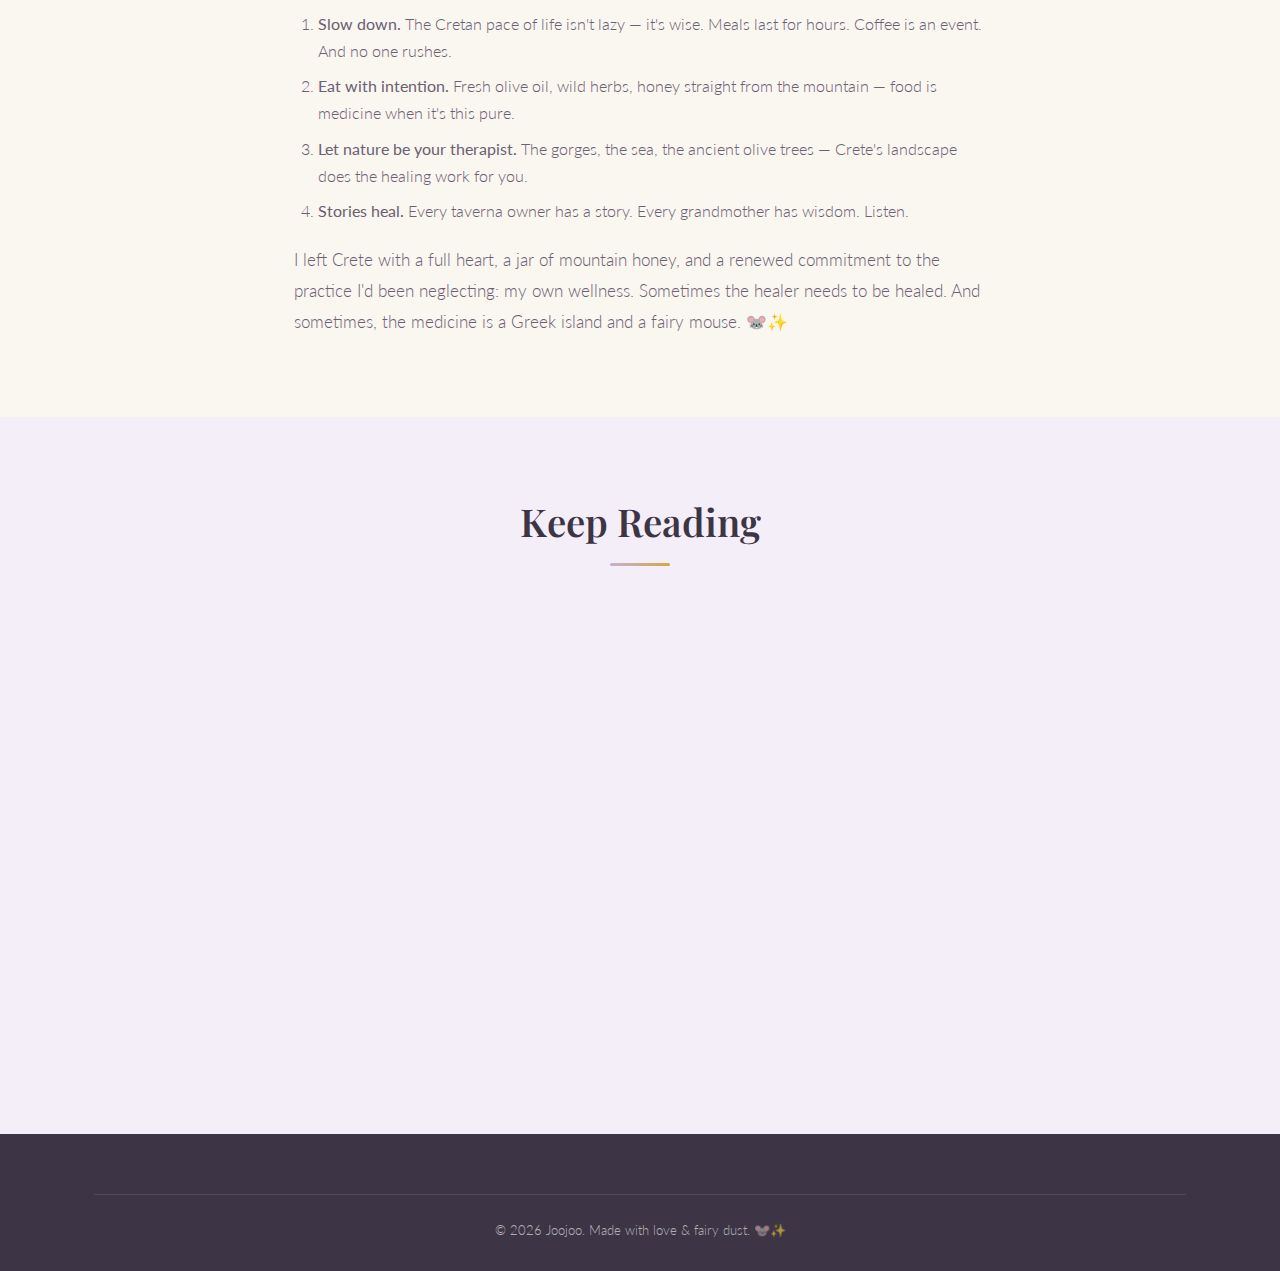
<file: blog/healing-in-crete.html>
<!DOCTYPE html>
<html lang="en">
<head>
  <meta charset="UTF-8"><meta name="viewport" content="width=device-width,initial-scale=1.0">
  <title>Healing in Crete — Joojoo</title>
  <link rel="stylesheet" href="../styles.css">
</head>
<body>
<nav class="nav"><div class="container"><a href="../index.html" class="nav-logo">Joojoo<span>✿</span></a><ul class="nav-links"><li><a href="../index.html">Home</a></li><li><a href="../blog.html" class="active">Blog</a></li><li><a href="../about.html">About</a></li><li><a href="../booking.html">Book a Session</a></li><li><a href="../contact.html">Contact</a></li></ul><button class="hamburger" aria-label="Menu"><span></span><span></span><span></span></button></div></nav>

<div class="post-hero ph-2">
  <div class="post-hero-overlay"></div>
  <div class="container post-hero-content">
    <span class="tag">Wellness</span>
    <h1>Healing in Crete: Where Ancient Wisdom Meets the Sea</h1>
    <p class="meta">January 28, 2026 · 8 min read · by Joojoo</p>
  </div>
</div>

<div class="post-content">
  <p>I didn't come to Crete looking for healing. I came for the food, the beaches, and maybe a few photos of those famous pink-sand shores. But Crete had other plans for me — as the best places often do.</p>

  <p>It started at a tiny olive farm in the hills above Chania. The owner, a weathered woman named Eleni, pressed a bottle of olive oil into my hands and said, "This will fix whatever is broken." She wasn't talking about cooking.</p>

  <h2>The Healing Landscape</h2>
  <p>Crete is the largest of the Greek islands, and it carries a weight of history that you can feel in your bones. The Minoans built their civilization here 4,000 years ago — a culture that worshipped nature, revered the feminine, and understood that healing happens in sacred spaces.</p>
  <p>Walking through the ruins of Knossos, I felt something shift. Maybe it was the energy of a place where people once danced with bulls and painted dolphins on palace walls. Or maybe it was just the Mediterranean sun doing what it does best — warming you from the outside in.</p>

  <blockquote>"Some places don't just change your itinerary — they change your inner landscape."</blockquote>

  <h2>Breathwork by the Sea</h2>
  <p>I found a quiet beach near Elafonissi — the famous pink-sand one — early in the morning before the tour buses arrived. The water was impossibly clear, the kind of turquoise that looks photoshopped but isn't.</p>
  <p>I sat at the water's edge and did something I'd been teaching my clients for years but had somehow stopped doing myself: I breathed. Really breathed. Ten minutes of ocean-timed breathing — inhaling with the waves as they rolled in, exhaling as they pulled back.</p>
  <p>Mimi Momo sat beside me, her tiny paws leaving the most delicate prints in the pink sand. Even she seemed calmer than usual.</p>

  <h2>What Crete Taught Me</h2>
  <ol>
    <li><strong>Slow down.</strong> The Cretan pace of life isn't lazy — it's wise. Meals last for hours. Coffee is an event. And no one rushes.</li>
    <li><strong>Eat with intention.</strong> Fresh olive oil, wild herbs, honey straight from the mountain — food is medicine when it's this pure.</li>
    <li><strong>Let nature be your therapist.</strong> The gorges, the sea, the ancient olive trees — Crete's landscape does the healing work for you.</li>
    <li><strong>Stories heal.</strong> Every taverna owner has a story. Every grandmother has wisdom. Listen.</li>
  </ol>

  <p>I left Crete with a full heart, a jar of mountain honey, and a renewed commitment to the practice I'd been neglecting: my own wellness. Sometimes the healer needs to be healed. And sometimes, the medicine is a Greek island and a fairy mouse. 🐭✨</p>
</div>

<section class="related-posts">
  <div class="container">
    <div class="section-header"><h2>Keep Reading</h2><div class="section-divider"></div></div>
    <div class="blog-grid">
      <article class="blog-card"><div class="blog-card-img"><div class="placeholder ph-1" style="width:100%;height:100%"></div><span class="blog-card-tag">Greece</span></div><div class="blog-card-body"><p class="blog-card-date">February 5, 2026</p><h3><a href="santorini-sunsets.html">Santorini Sunsets: A Guide to Golden Hour Magic</a></h3><p>Chasing the most ethereal sunsets in the Aegean.</p></div></article>
      <article class="blog-card"><div class="blog-card-img"><div class="placeholder ph-3" style="width:100%;height:100%"></div><span class="blog-card-tag">Travel</span></div><div class="blog-card-body"><p class="blog-card-date">January 15, 2026</p><h3><a href="athens-hidden-gems.html">Athens Beyond the Acropolis</a></h3><p>Rooftop gardens, tiny bookshops, and the best loukoumades.</p></div></article>
    </div>
  </div>
</section>

<footer class="footer"><div class="container"><div class="footer-bottom">© 2026 Joojoo. Made with love & fairy dust. 🐭✨</div></div></footer>
<script src="../script.js"></script>
</body>
</html>
</file>
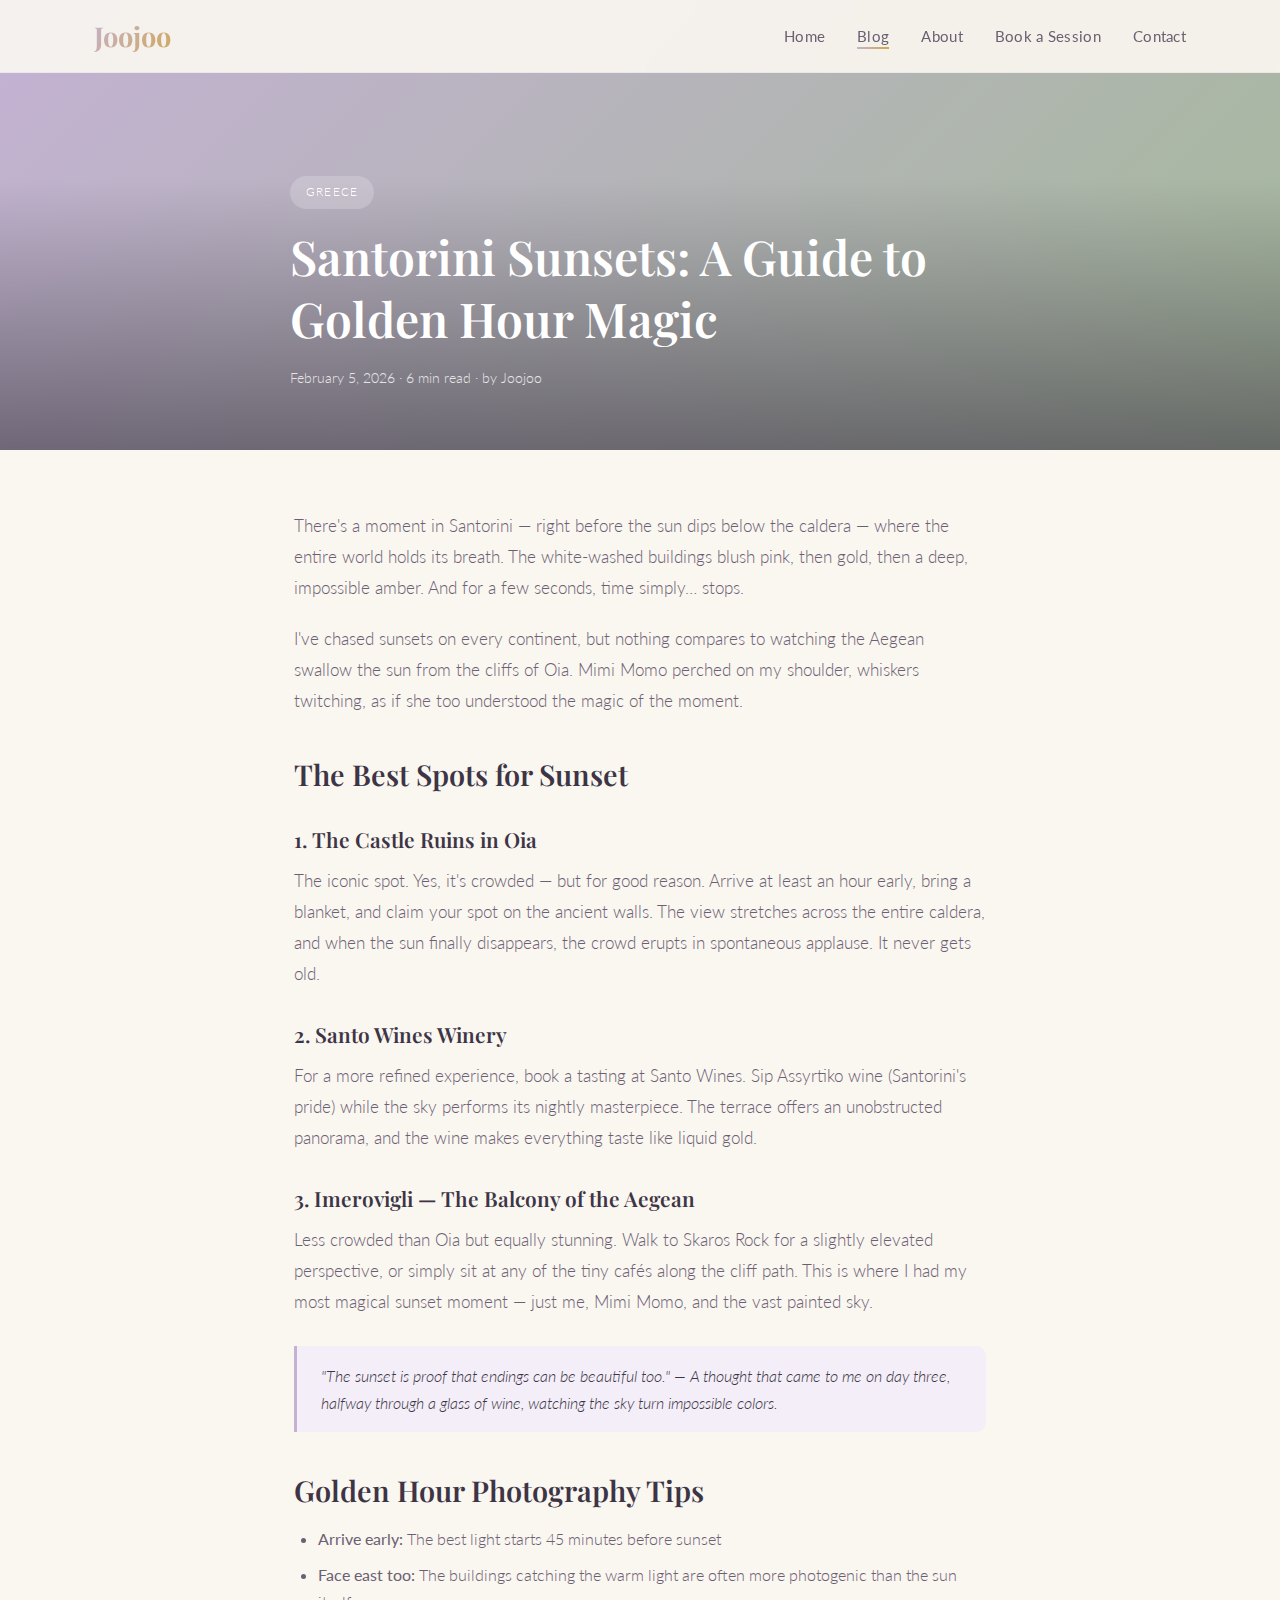
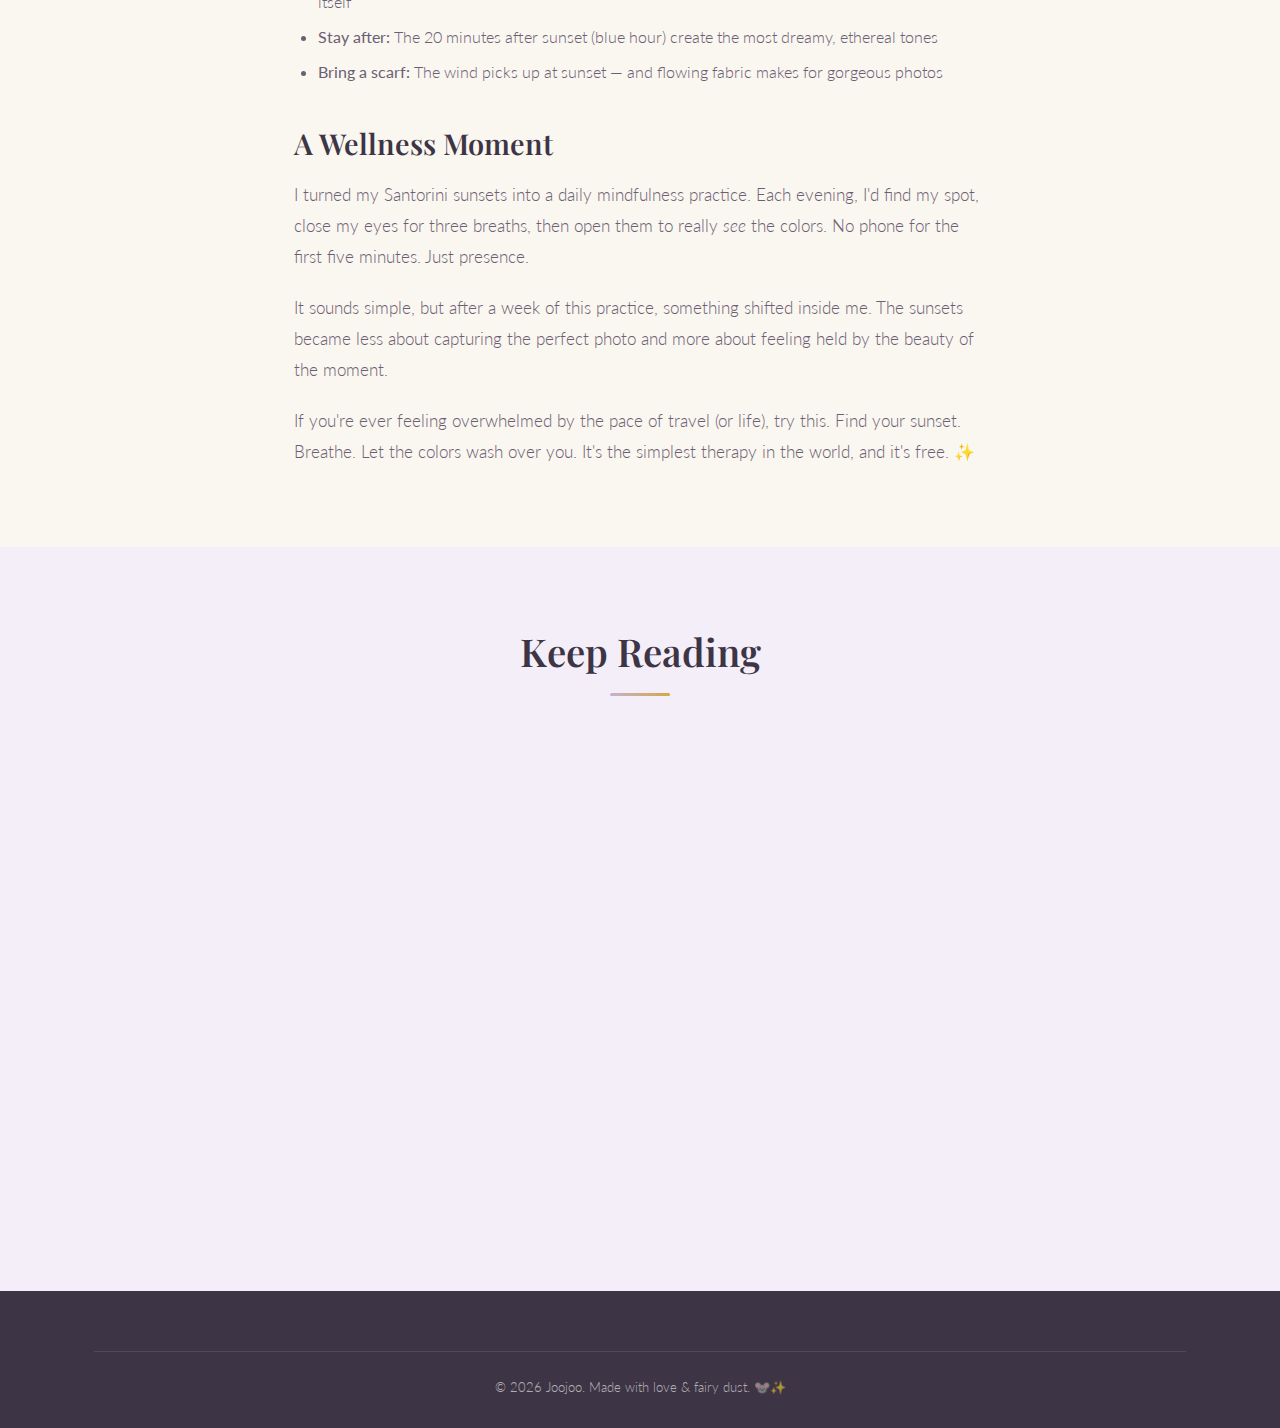
<file: blog/santorini-sunsets.html>
<!DOCTYPE html>
<html lang="en">
<head>
  <meta charset="UTF-8"><meta name="viewport" content="width=device-width,initial-scale=1.0">
  <title>Santorini Sunsets — Joojoo</title>
  <link rel="stylesheet" href="../styles.css">
</head>
<body>
<nav class="nav"><div class="container"><a href="../index.html" class="nav-logo">Joojoo<span>✿</span></a><ul class="nav-links"><li><a href="../index.html">Home</a></li><li><a href="../blog.html" class="active">Blog</a></li><li><a href="../about.html">About</a></li><li><a href="../booking.html">Book a Session</a></li><li><a href="../contact.html">Contact</a></li></ul><button class="hamburger" aria-label="Menu"><span></span><span></span><span></span></button></div></nav>

<div class="post-hero ph-1">
  <div class="post-hero-overlay"></div>
  <div class="container post-hero-content">
    <span class="tag">Greece</span>
    <h1>Santorini Sunsets: A Guide to Golden Hour Magic</h1>
    <p class="meta">February 5, 2026 · 6 min read · by Joojoo</p>
  </div>
</div>

<div class="post-content">
  <p>There's a moment in Santorini — right before the sun dips below the caldera — where the entire world holds its breath. The white-washed buildings blush pink, then gold, then a deep, impossible amber. And for a few seconds, time simply… stops.</p>

  <p>I've chased sunsets on every continent, but nothing compares to watching the Aegean swallow the sun from the cliffs of Oia. Mimi Momo perched on my shoulder, whiskers twitching, as if she too understood the magic of the moment.</p>

  <h2>The Best Spots for Sunset</h2>

  <h3>1. The Castle Ruins in Oia</h3>
  <p>The iconic spot. Yes, it's crowded — but for good reason. Arrive at least an hour early, bring a blanket, and claim your spot on the ancient walls. The view stretches across the entire caldera, and when the sun finally disappears, the crowd erupts in spontaneous applause. It never gets old.</p>

  <h3>2. Santo Wines Winery</h3>
  <p>For a more refined experience, book a tasting at Santo Wines. Sip Assyrtiko wine (Santorini's pride) while the sky performs its nightly masterpiece. The terrace offers an unobstructed panorama, and the wine makes everything taste like liquid gold.</p>

  <h3>3. Imerovigli — The Balcony of the Aegean</h3>
  <p>Less crowded than Oia but equally stunning. Walk to Skaros Rock for a slightly elevated perspective, or simply sit at any of the tiny cafés along the cliff path. This is where I had my most magical sunset moment — just me, Mimi Momo, and the vast painted sky.</p>

  <blockquote>"The sunset is proof that endings can be beautiful too." — A thought that came to me on day three, halfway through a glass of wine, watching the sky turn impossible colors.</blockquote>

  <h2>Golden Hour Photography Tips</h2>
  <ul>
    <li><strong>Arrive early:</strong> The best light starts 45 minutes before sunset</li>
    <li><strong>Face east too:</strong> The buildings catching the warm light are often more photogenic than the sun itself</li>
    <li><strong>Stay after:</strong> The 20 minutes after sunset (blue hour) create the most dreamy, ethereal tones</li>
    <li><strong>Bring a scarf:</strong> The wind picks up at sunset — and flowing fabric makes for gorgeous photos</li>
  </ul>

  <h2>A Wellness Moment</h2>
  <p>I turned my Santorini sunsets into a daily mindfulness practice. Each evening, I'd find my spot, close my eyes for three breaths, then open them to really <em>see</em> the colors. No phone for the first five minutes. Just presence.</p>
  <p>It sounds simple, but after a week of this practice, something shifted inside me. The sunsets became less about capturing the perfect photo and more about feeling held by the beauty of the moment.</p>
  <p>If you're ever feeling overwhelmed by the pace of travel (or life), try this. Find your sunset. Breathe. Let the colors wash over you. It's the simplest therapy in the world, and it's free. ✨</p>
</div>

<section class="related-posts">
  <div class="container">
    <div class="section-header"><h2>Keep Reading</h2><div class="section-divider"></div></div>
    <div class="blog-grid">
      <article class="blog-card"><div class="blog-card-img"><div class="placeholder ph-2" style="width:100%;height:100%"></div><span class="blog-card-tag">Wellness</span></div><div class="blog-card-body"><p class="blog-card-date">January 28, 2026</p><h3><a href="healing-in-crete.html">Healing in Crete: Where Ancient Wisdom Meets the Sea</a></h3><p>How Crete's olive groves became my unexpected therapy retreat.</p></div></article>
      <article class="blog-card"><div class="blog-card-img"><div class="placeholder ph-3" style="width:100%;height:100%"></div><span class="blog-card-tag">Travel</span></div><div class="blog-card-body"><p class="blog-card-date">January 15, 2026</p><h3><a href="athens-hidden-gems.html">Athens Beyond the Acropolis</a></h3><p>Rooftop gardens, tiny bookshops, and the best loukoumades.</p></div></article>
    </div>
  </div>
</section>

<footer class="footer"><div class="container"><div class="footer-bottom">© 2026 Joojoo. Made with love & fairy dust. 🐭✨</div></div></footer>
<script src="../script.js"></script>
</body>
</html>
</file>
<file: styles.css>
/* ===== JOOJOO - Travel, Heal, Bloom ===== */
@import url('https://fonts.googleapis.com/css2?family=Playfair+Display:ital,wght@0,400;0,600;0,700;1,400;1,600&family=Lato:wght@300;400;700&display=swap');

:root {
  --lavender: #c4b1d4;
  --lavender-light: #e8dff0;
  --lavender-pale: #f3eef8;
  --cream: #faf6f0;
  --cream-dark: #f0e8d8;
  --gold: #d4a843;
  --gold-light: #f0d48a;
  --sage: #a3b899;
  --sage-light: #d4e0cd;
  --sage-dark: #7a9a6d;
  --text: #3d3545;
  --text-light: #6b6073;
  --white: #ffffff;
  --shadow: rgba(60, 50, 70, 0.08);
  --radius: 16px;
  --radius-sm: 10px;
}

* { margin: 0; padding: 0; box-sizing: border-box; }

html { scroll-behavior: smooth; }

body {
  font-family: 'Lato', sans-serif;
  color: var(--text);
  background: var(--cream);
  line-height: 1.7;
  font-weight: 300;
  -webkit-font-smoothing: antialiased;
}

h1, h2, h3, h4, h5 {
  font-family: 'Playfair Display', serif;
  font-weight: 600;
  line-height: 1.3;
}

a { color: var(--sage-dark); text-decoration: none; transition: all 0.3s ease; }
a:hover { color: var(--gold); }

img { max-width: 100%; display: block; }

.container { max-width: 1140px; margin: 0 auto; padding: 0 24px; }

/* ===== NAV ===== */
.nav {
  position: fixed; top: 0; left: 0; right: 0; z-index: 100;
  background: rgba(250, 246, 240, 0.92);
  backdrop-filter: blur(16px);
  border-bottom: 1px solid rgba(196, 177, 212, 0.15);
  transition: box-shadow 0.3s;
}
.nav.scrolled { box-shadow: 0 2px 24px var(--shadow); }
.nav .container { display: flex; align-items: center; justify-content: space-between; height: 72px; }
.nav-logo {
  font-family: 'Playfair Display', serif;
  font-size: 1.7rem; font-weight: 700;
  background: linear-gradient(135deg, var(--lavender), var(--gold));
  -webkit-background-clip: text; -webkit-text-fill-color: transparent;
}
.nav-logo span { font-size: 0.7em; font-style: italic; opacity: 0.7; margin-left: 4px; }
.nav-links { display: flex; gap: 32px; list-style: none; }
.nav-links a {
  font-size: 0.92rem; font-weight: 400; color: var(--text-light);
  letter-spacing: 0.02em; position: relative; padding: 4px 0;
}
.nav-links a::after {
  content: ''; position: absolute; bottom: 0; left: 0; width: 0; height: 2px;
  background: linear-gradient(90deg, var(--lavender), var(--gold));
  transition: width 0.3s;
}
.nav-links a:hover::after, .nav-links a.active::after { width: 100%; }
.nav-links a:hover { color: var(--text); }

.hamburger { display: none; background: none; border: none; cursor: pointer; padding: 8px; }
.hamburger span { display: block; width: 24px; height: 2px; background: var(--text); margin: 5px 0; transition: 0.3s; border-radius: 2px; }

/* ===== HERO ===== */
.hero {
  min-height: 100vh; display: flex; align-items: center; justify-content: center;
  position: relative; overflow: hidden; padding-top: 72px;
  background: linear-gradient(160deg, var(--lavender-pale) 0%, var(--cream) 40%, var(--sage-light) 100%);
}
.hero::before {
  content: ''; position: absolute; top: -20%; right: -10%; width: 600px; height: 600px;
  background: radial-gradient(circle, rgba(212, 168, 67, 0.12) 0%, transparent 70%);
  border-radius: 50%;
}
.hero::after {
  content: ''; position: absolute; bottom: -10%; left: -5%; width: 500px; height: 500px;
  background: radial-gradient(circle, rgba(196, 177, 212, 0.15) 0%, transparent 70%);
  border-radius: 50%;
}
.hero-content { text-align: center; position: relative; z-index: 1; max-width: 700px; padding: 40px 24px; }
.hero-tagline {
  font-size: 0.85rem; letter-spacing: 0.25em; text-transform: uppercase;
  color: var(--sage-dark); margin-bottom: 20px; font-weight: 400;
}
.hero h1 { font-size: clamp(2.8rem, 6vw, 4.5rem); margin-bottom: 24px; color: var(--text); }
.hero h1 em { font-style: italic; color: var(--lavender); }
.hero-sub {
  font-size: 1.15rem; color: var(--text-light); max-width: 520px; margin: 0 auto 36px;
  line-height: 1.8;
}
.hero-mimi { font-size: 0.9rem; color: var(--gold); margin-bottom: 32px; font-style: italic; }

/* ===== BUTTONS ===== */
.btn {
  display: inline-block; padding: 14px 36px; border-radius: 50px; font-size: 0.92rem;
  font-weight: 400; letter-spacing: 0.04em; transition: all 0.3s; border: none; cursor: pointer;
  font-family: 'Lato', sans-serif;
}
.btn-primary {
  background: linear-gradient(135deg, var(--lavender), var(--sage));
  color: var(--white); box-shadow: 0 4px 20px rgba(163, 184, 153, 0.3);
}
.btn-primary:hover {
  transform: translateY(-2px); box-shadow: 0 8px 30px rgba(163, 184, 153, 0.4);
  color: var(--white);
}
.btn-outline {
  background: transparent; border: 1.5px solid var(--lavender);
  color: var(--text); margin-left: 12px;
}
.btn-outline:hover { background: var(--lavender-pale); color: var(--text); }

/* ===== SECTIONS ===== */
section { padding: 100px 0; }
.section-header { text-align: center; margin-bottom: 60px; }
.section-header h2 { font-size: 2.4rem; margin-bottom: 16px; }
.section-header p { color: var(--text-light); max-width: 540px; margin: 0 auto; font-size: 1.05rem; }
.section-divider {
  width: 60px; height: 3px; margin: 16px auto;
  background: linear-gradient(90deg, var(--lavender), var(--gold));
  border-radius: 3px;
}

/* ===== BLOG CARDS ===== */
.blog-grid { display: grid; grid-template-columns: repeat(auto-fill, minmax(320px, 1fr)); gap: 32px; }
.blog-card {
  background: var(--white); border-radius: var(--radius); overflow: hidden;
  box-shadow: 0 4px 24px var(--shadow); transition: transform 0.3s, box-shadow 0.3s;
}
.blog-card:hover { transform: translateY(-6px); box-shadow: 0 12px 40px rgba(60, 50, 70, 0.12); }
.blog-card-img {
  height: 220px; position: relative; overflow: hidden;
}
.blog-card-img .placeholder {
  width: 100%; height: 100%; object-fit: cover;
}
.blog-card-tag {
  position: absolute; top: 16px; left: 16px;
  background: rgba(255,255,255,0.9); backdrop-filter: blur(8px);
  padding: 4px 14px; border-radius: 50px; font-size: 0.75rem;
  letter-spacing: 0.06em; text-transform: uppercase; color: var(--sage-dark); font-weight: 700;
}
.blog-card-body { padding: 28px; }
.blog-card-date { font-size: 0.8rem; color: var(--lavender); margin-bottom: 8px; letter-spacing: 0.04em; }
.blog-card-body h3 { font-size: 1.3rem; margin-bottom: 12px; }
.blog-card-body h3 a { color: var(--text); }
.blog-card-body h3 a:hover { color: var(--sage-dark); }
.blog-card-body p { color: var(--text-light); font-size: 0.95rem; line-height: 1.7; }
.blog-card-footer {
  padding: 0 28px 24px; display: flex; align-items: center; justify-content: space-between;
}
.read-more { font-size: 0.85rem; font-weight: 700; color: var(--sage-dark); letter-spacing: 0.04em; }
.read-more:hover { color: var(--gold); }

/* ===== ABOUT SECTION ===== */
.about-grid { display: grid; grid-template-columns: 1fr 1fr; gap: 60px; align-items: center; }
.about-img {
  border-radius: var(--radius); overflow: hidden; aspect-ratio: 4/5;
  background: linear-gradient(135deg, var(--lavender-light), var(--sage-light));
  display: flex; align-items: center; justify-content: center;
  font-family: 'Playfair Display', serif; font-size: 3rem; color: rgba(255,255,255,0.5);
}
.about-text h2 { font-size: 2.2rem; margin-bottom: 20px; }
.about-text p { color: var(--text-light); margin-bottom: 16px; font-size: 1.02rem; }
.about-text .mimi-note {
  background: var(--lavender-pale); padding: 20px 24px; border-radius: var(--radius-sm);
  border-left: 3px solid var(--lavender); margin-top: 24px; font-style: italic;
}

/* ===== BOOKING / FORMS ===== */
.booking-section { background: linear-gradient(180deg, var(--cream) 0%, var(--lavender-pale) 100%); }
.booking-grid { display: grid; grid-template-columns: 1fr 1.2fr; gap: 60px; align-items: start; }
.booking-info h2 { font-size: 2.2rem; margin-bottom: 20px; }
.booking-info p { color: var(--text-light); margin-bottom: 20px; }
.session-types { list-style: none; }
.session-types li {
  padding: 16px 20px; margin-bottom: 12px; background: var(--white);
  border-radius: var(--radius-sm); display: flex; align-items: center; gap: 14px;
  box-shadow: 0 2px 12px var(--shadow);
}
.session-types .icon { font-size: 1.5rem; }
.session-types .label { font-weight: 700; font-size: 0.95rem; }
.session-types .desc { font-size: 0.85rem; color: var(--text-light); }

.form-card {
  background: var(--white); padding: 40px; border-radius: var(--radius);
  box-shadow: 0 8px 40px var(--shadow);
}
.form-card h3 { font-size: 1.5rem; margin-bottom: 8px; }
.form-card > p { color: var(--text-light); margin-bottom: 28px; font-size: 0.92rem; }
.form-group { margin-bottom: 20px; }
.form-group label {
  display: block; margin-bottom: 6px; font-size: 0.85rem;
  font-weight: 700; letter-spacing: 0.04em; color: var(--text);
}
.form-group input, .form-group select, .form-group textarea {
  width: 100%; padding: 12px 16px; border: 1.5px solid var(--cream-dark);
  border-radius: var(--radius-sm); font-family: 'Lato', sans-serif;
  font-size: 0.95rem; color: var(--text); background: var(--cream);
  transition: border-color 0.3s, box-shadow 0.3s; outline: none;
}
.form-group input:focus, .form-group select:focus, .form-group textarea:focus {
  border-color: var(--lavender); box-shadow: 0 0 0 3px rgba(196, 177, 212, 0.2);
}
.form-group textarea { resize: vertical; min-height: 100px; }
.form-row { display: grid; grid-template-columns: 1fr 1fr; gap: 16px; }
.form-card .btn { width: 100%; text-align: center; font-size: 1rem; padding: 16px; }

/* ===== CONTACT ===== */
.contact-grid { display: grid; grid-template-columns: 1fr 1fr; gap: 60px; }
.contact-info h2 { font-size: 2.2rem; margin-bottom: 20px; }
.contact-info p { color: var(--text-light); margin-bottom: 28px; }
.social-links { display: flex; gap: 16px; margin-top: 24px; }
.social-links a {
  width: 48px; height: 48px; border-radius: 50%;
  background: var(--lavender-pale); display: flex; align-items: center; justify-content: center;
  font-size: 1.1rem; color: var(--text-light); transition: all 0.3s;
}
.social-links a:hover { background: var(--lavender); color: var(--white); transform: translateY(-3px); }

/* ===== FOOTER ===== */
.footer {
  background: var(--text); color: rgba(255,255,255,0.6); padding: 60px 0 30px;
}
.footer-grid { display: grid; grid-template-columns: 2fr 1fr 1fr; gap: 40px; margin-bottom: 40px; }
.footer-logo {
  font-family: 'Playfair Display', serif; font-size: 1.5rem; color: var(--white); margin-bottom: 12px;
}
.footer p { font-size: 0.9rem; line-height: 1.7; }
.footer h4 { color: var(--white); font-size: 1rem; margin-bottom: 16px; letter-spacing: 0.04em; }
.footer ul { list-style: none; }
.footer ul li { margin-bottom: 8px; }
.footer ul a { color: rgba(255,255,255,0.6); font-size: 0.9rem; }
.footer ul a:hover { color: var(--gold-light); }
.footer-bottom {
  border-top: 1px solid rgba(255,255,255,0.1); padding-top: 24px;
  text-align: center; font-size: 0.82rem;
}

/* ===== BLOG POST PAGE ===== */
.post-hero {
  min-height: 50vh; display: flex; align-items: flex-end; position: relative;
  padding-top: 72px;
  background: linear-gradient(160deg, var(--lavender-light) 0%, var(--sage-light) 100%);
}
.post-hero-overlay {
  position: absolute; inset: 0;
  background: linear-gradient(to top, rgba(61,53,69,0.6) 0%, transparent 60%);
}
.post-hero-content {
  position: relative; z-index: 1; padding: 60px 0; color: var(--white);
}
.post-hero-content .tag {
  display: inline-block; background: rgba(255,255,255,0.2); backdrop-filter: blur(8px);
  padding: 6px 16px; border-radius: 50px; font-size: 0.75rem; letter-spacing: 0.1em;
  text-transform: uppercase; margin-bottom: 16px;
}
.post-hero-content h1 { font-size: clamp(2rem, 4vw, 3rem); max-width: 700px; }
.post-hero-content .meta { margin-top: 16px; font-size: 0.9rem; opacity: 0.8; }

.post-content { max-width: 740px; margin: 0 auto; padding: 60px 24px; }
.post-content p { margin-bottom: 20px; font-size: 1.05rem; line-height: 1.85; color: var(--text-light); }
.post-content h2 { font-size: 1.8rem; margin: 40px 0 16px; color: var(--text); }
.post-content h3 { font-size: 1.3rem; margin: 32px 0 12px; color: var(--text); }
.post-content blockquote {
  border-left: 3px solid var(--lavender); padding: 16px 24px; margin: 28px 0;
  background: var(--lavender-pale); border-radius: 0 var(--radius-sm) var(--radius-sm) 0;
  font-style: italic; color: var(--text);
}
.post-content ul, .post-content ol { margin: 16px 0 20px 24px; color: var(--text-light); }
.post-content li { margin-bottom: 8px; }

.related-posts { background: var(--lavender-pale); padding: 80px 0; }

/* ===== PLACEHOLDER IMAGES (CSS gradients) ===== */
.ph-1 { background: linear-gradient(135deg, #c4b1d4 0%, #a3b899 100%); }
.ph-2 { background: linear-gradient(135deg, #f0d48a 0%, #c4b1d4 100%); }
.ph-3 { background: linear-gradient(135deg, #a3b899 0%, #f0e8d8 100%); }
.ph-4 { background: linear-gradient(135deg, #d4a843 0%, #a3b899 100%); }
.ph-5 { background: linear-gradient(135deg, #e8dff0 0%, #d4a843 100%); }

/* ===== PAGE HEADER (for inner pages) ===== */
.page-header {
  padding: 140px 0 60px; text-align: center;
  background: linear-gradient(160deg, var(--lavender-pale) 0%, var(--cream) 50%, var(--sage-light) 100%);
}
.page-header h1 { font-size: 2.8rem; margin-bottom: 12px; }
.page-header p { color: var(--text-light); font-size: 1.1rem; }

/* ===== CTA SECTION ===== */
.cta-section {
  text-align: center; padding: 100px 0;
  background: linear-gradient(135deg, var(--lavender-pale), var(--sage-light));
}
.cta-section h2 { font-size: 2.4rem; margin-bottom: 16px; }
.cta-section p { color: var(--text-light); margin-bottom: 32px; max-width: 480px; margin-left: auto; margin-right: auto; }

/* ===== SUCCESS TOAST ===== */
.toast {
  position: fixed; bottom: 32px; left: 50%; transform: translateX(-50%) translateY(100px);
  background: var(--sage-dark); color: var(--white); padding: 16px 32px;
  border-radius: 50px; font-size: 0.92rem; box-shadow: 0 8px 30px rgba(0,0,0,0.15);
  opacity: 0; transition: all 0.4s ease; z-index: 200; pointer-events: none;
}
.toast.show { transform: translateX(-50%) translateY(0); opacity: 1; }

/* ===== RESPONSIVE ===== */
@media (max-width: 900px) {
  .about-grid, .booking-grid, .contact-grid, .footer-grid { grid-template-columns: 1fr; }
  .about-img { max-height: 350px; }
  .footer-grid { gap: 24px; }
}
@media (max-width: 680px) {
  .nav-links { display: none; position: fixed; top: 72px; left: 0; right: 0; bottom: 0;
    background: rgba(250,246,240,0.98); backdrop-filter: blur(16px);
    flex-direction: column; align-items: center; justify-content: center; gap: 28px;
  }
  .nav-links.open { display: flex; }
  .hamburger { display: block; }
  .blog-grid { grid-template-columns: 1fr; }
  .form-row { grid-template-columns: 1fr; }
  section { padding: 60px 0; }
  .hero h1 { font-size: 2.4rem; }
}
</file>
